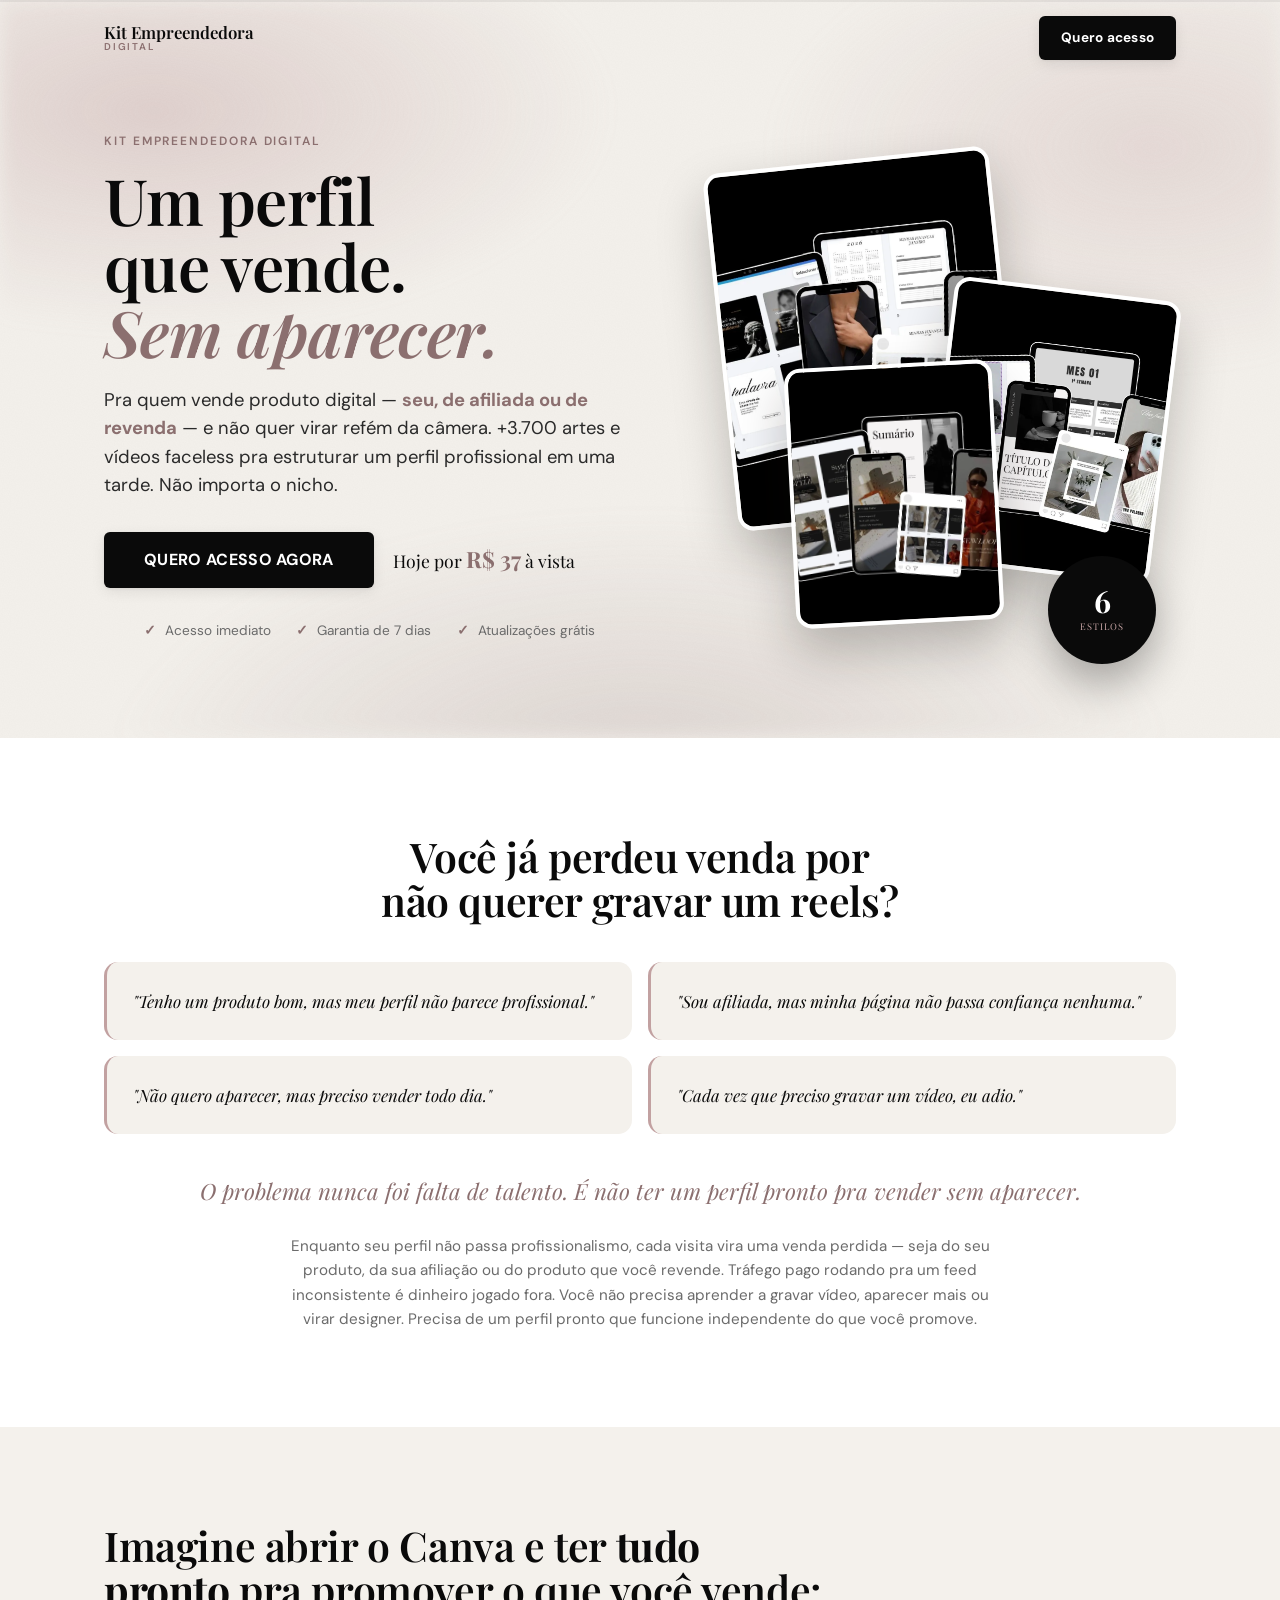
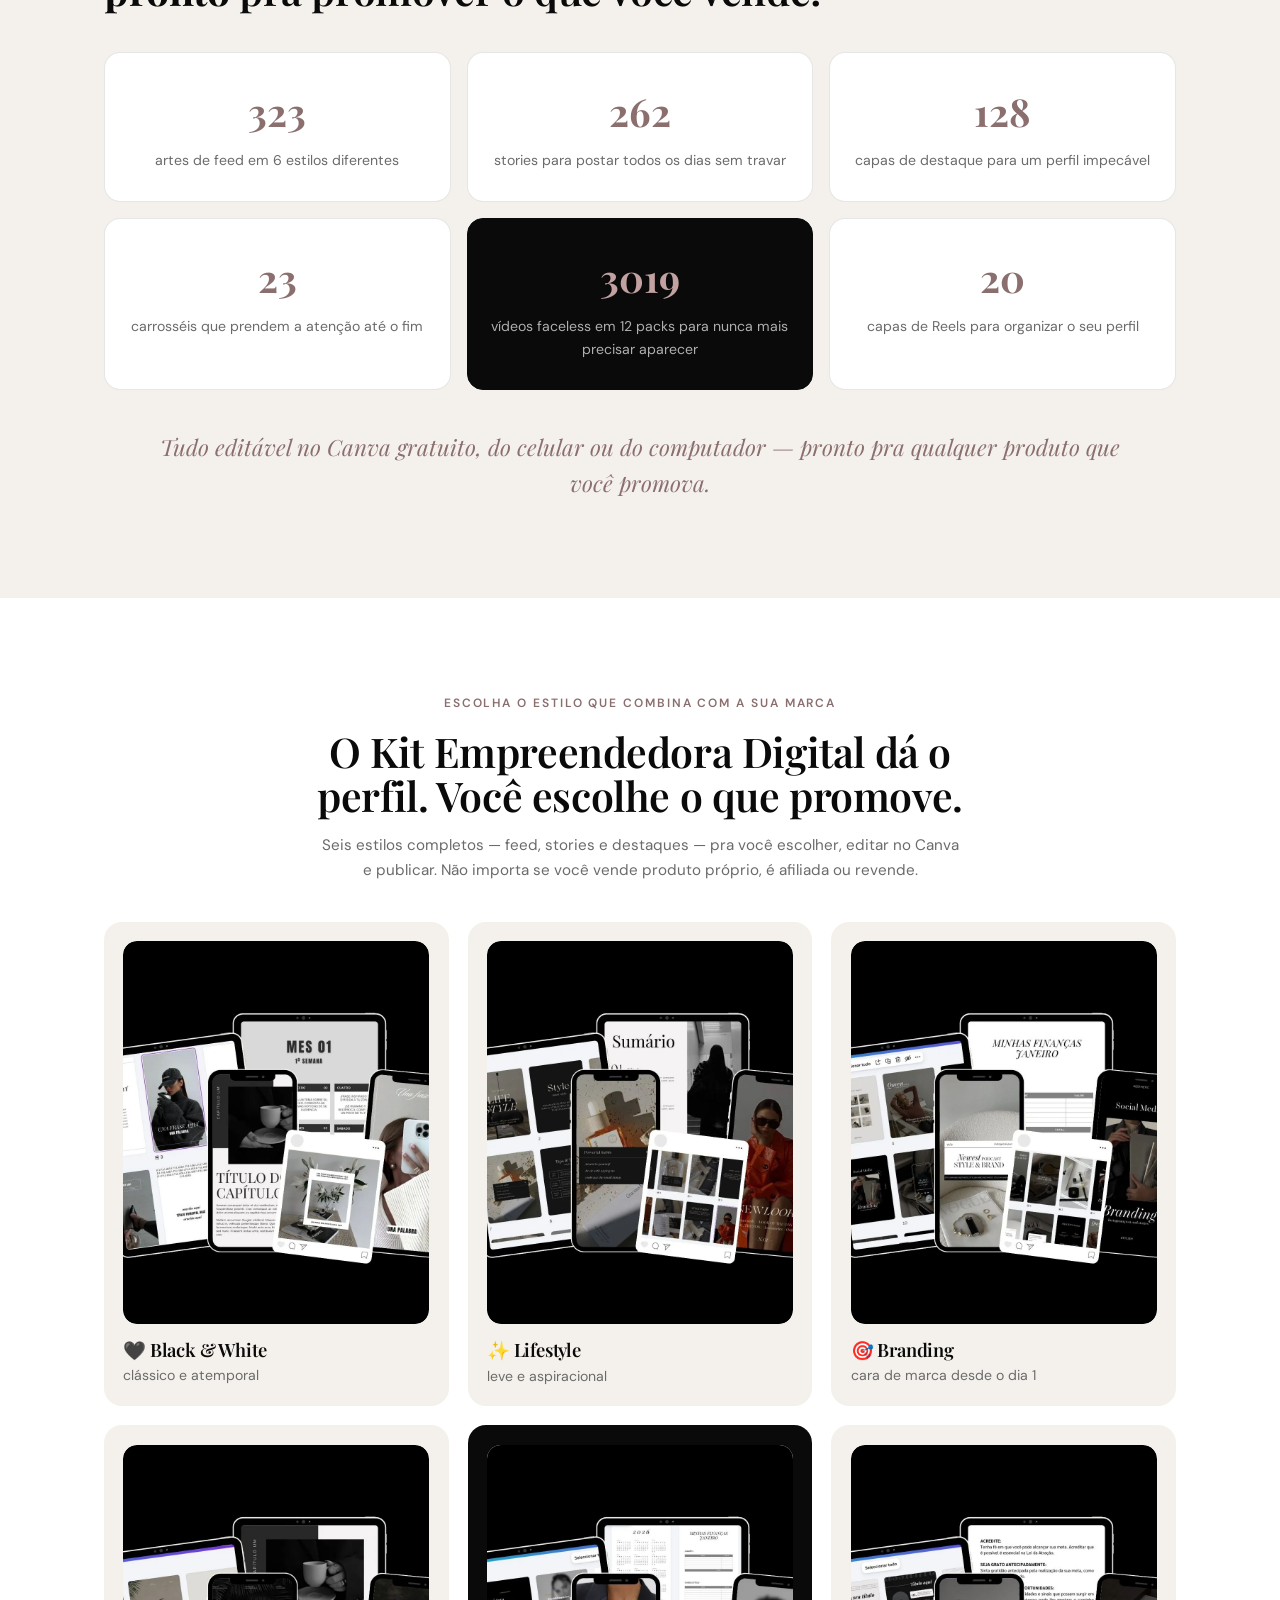
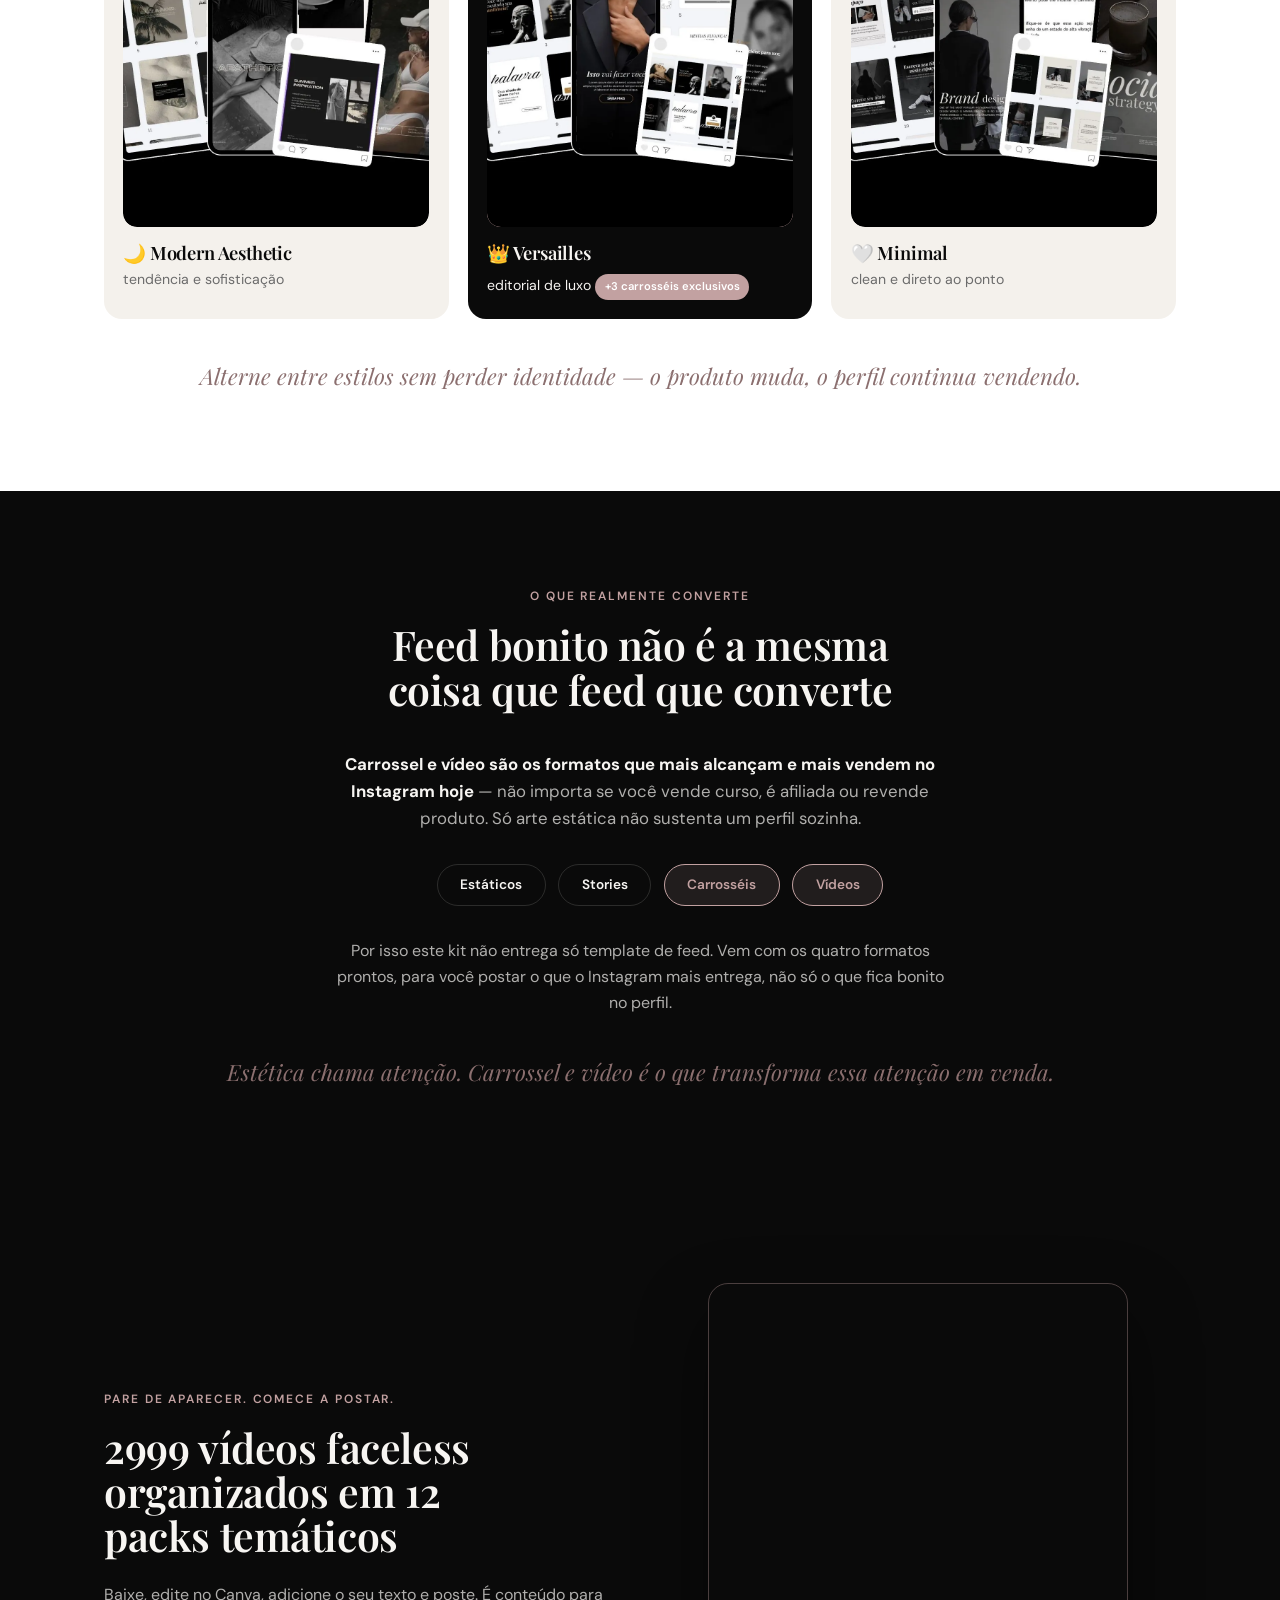
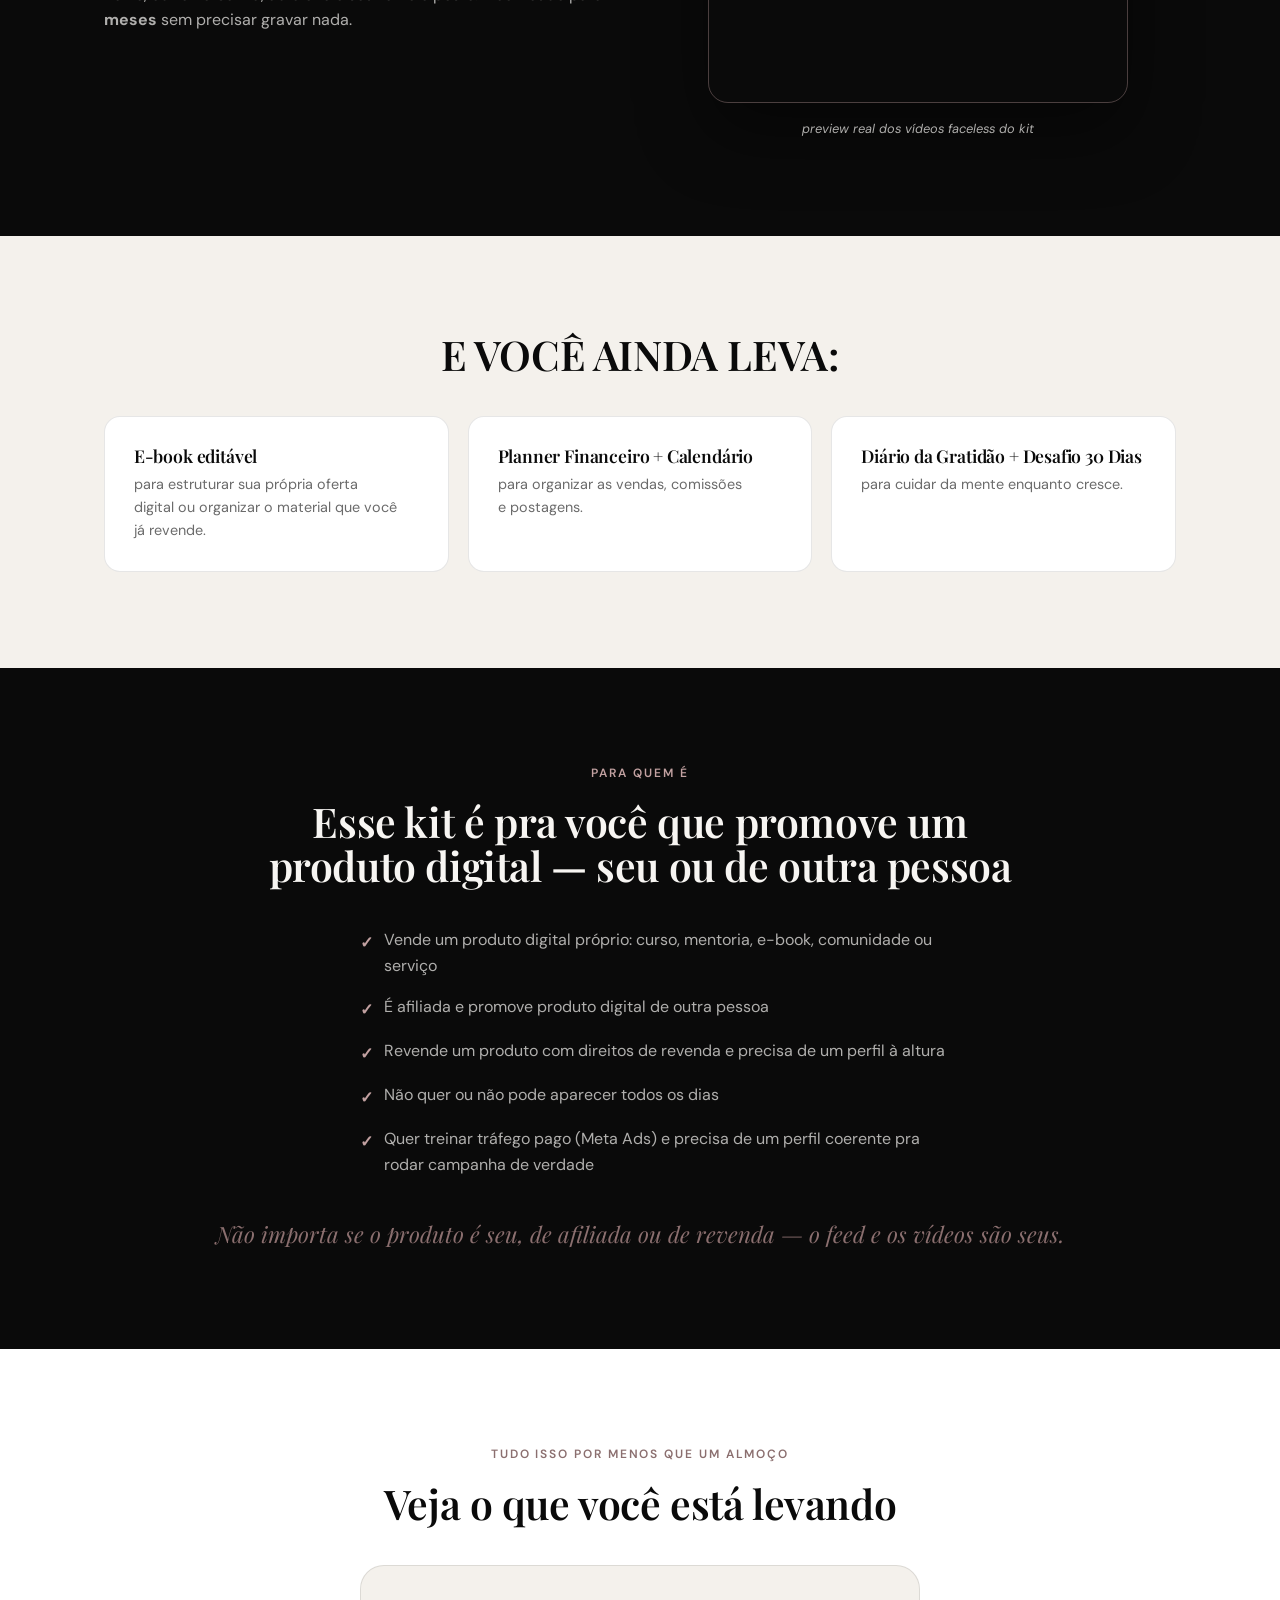
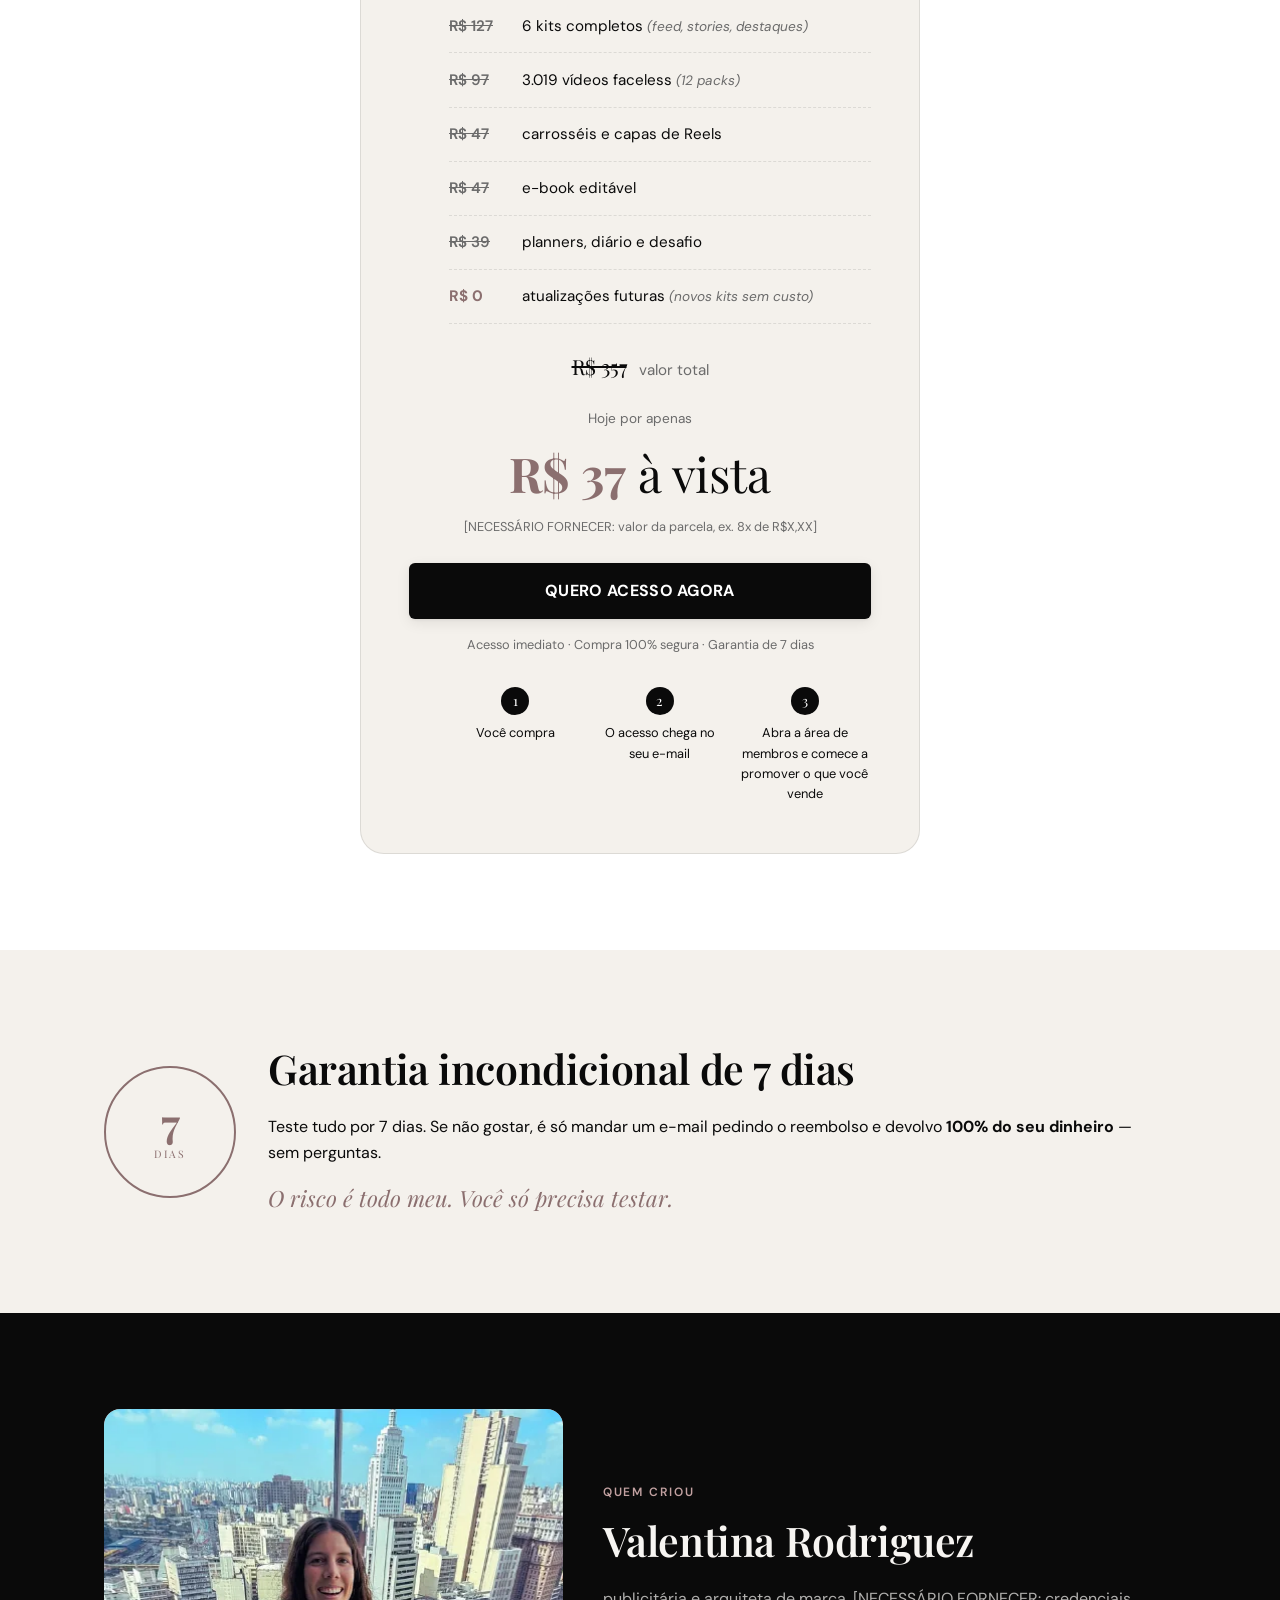
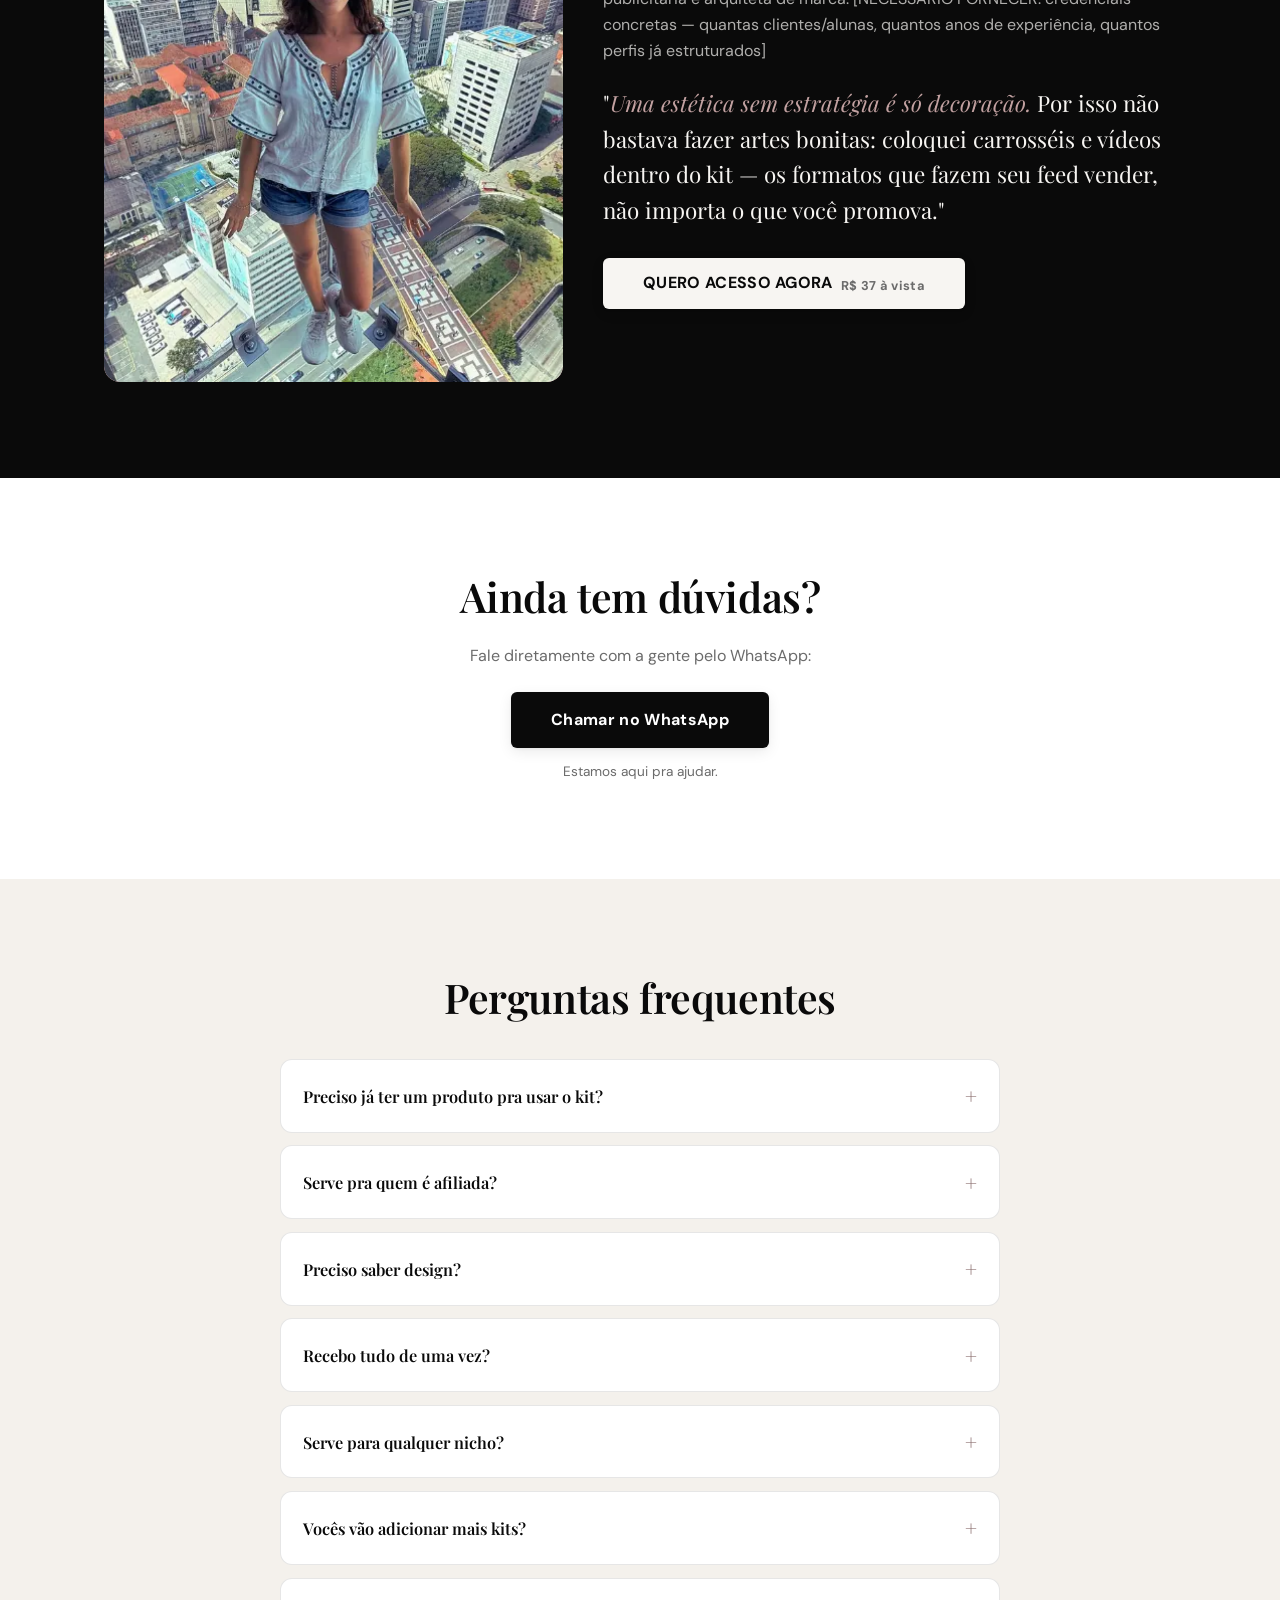
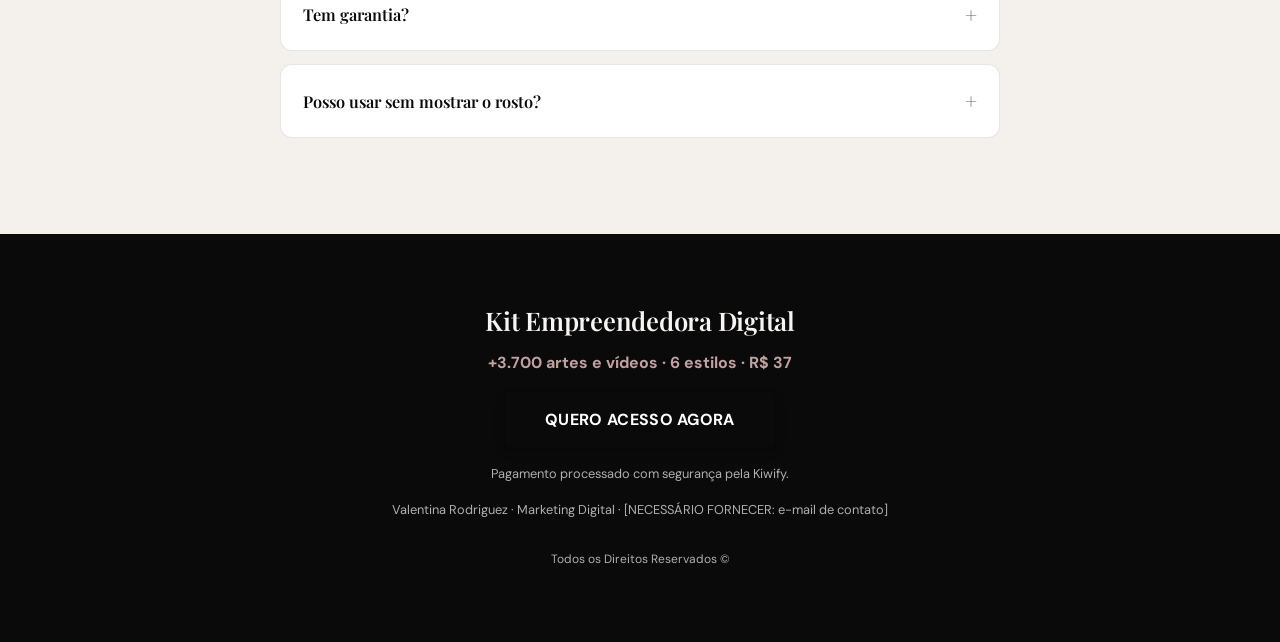
<file: index.html>
<!DOCTYPE html>
<html lang="pt-BR">
<head>
<meta charset="UTF-8">
<meta name="viewport" content="width=device-width, initial-scale=1.0">
<title>Kit Empreendedora Digital — Um perfil que vende, sem aparecer</title>
<meta name="description" content="Pra quem vende produto digital próprio, é afiliada ou revende: +3.700 artes e vídeos faceless pra estruturar um perfil profissional em uma tarde. Não importa o nicho.">

<link rel="preconnect" href="https://fonts.googleapis.com">
<link rel="preconnect" href="https://fonts.gstatic.com" crossorigin>
<link href="https://fonts.googleapis.com/css2?family=Playfair+Display:ital,wght@0,500;0,600;0,700;1,500;1,600&family=DM+Sans:wght@400;500;600;700&display=swap" rel="stylesheet">

<link rel="preload" as="image" href="assets/img/estilo-versailles.webp" fetchpriority="high">

<link rel="stylesheet" href="styles.css?v=20260720">
<meta name="p:domain_verify" content="9905be382e5d8054947334c16dc2a0c0"/>
</head>
<body>

<a class="skip-link" href="#main">Pular para o conteúdo</a>

<!-- Custom cursor (desktop only) -->
<div class="cursor" data-cursor-root aria-hidden="true">
  <span class="cursor-dot"></span>
  <span class="cursor-ring"></span>
</div>

<!-- Scroll progress -->
<div class="scroll-progress" aria-hidden="true"><span data-scroll-progress></span></div>

<!-- Nav -->
<header class="nav" data-nav>
  <div class="nav-inner container">
    <a href="#hero" class="nav-brand">Kit Empreendedora<span>Digital</span></a>
    <a href="#oferta" class="btn btn-primary btn-sm" data-cursor data-magnetic data-magnetic-strength="0.25">Quero acesso</a>
  </div>
</header>

<main id="main">

<!-- ============ 1. HERO ============ -->
<section class="hero hero-clean" id="hero">
  <div class="hero-texture" aria-hidden="true"></div>
  <div class="container hero-grid-clean">
    <div class="hero-clean-copy">
      <p class="kicker" data-reveal>KIT EMPREENDEDORA DIGITAL</p>
      <h1 class="hero-title-clean" data-reveal>Um perfil que vende.<br><em>Sem aparecer.</em></h1>
      <p class="hero-sub-clean" data-reveal>Pra quem vende produto digital — <strong>seu, de afiliada ou de revenda</strong> — e não quer virar refém da câmera. +3.700 artes e vídeos faceless pra estruturar um perfil profissional em uma tarde. Não importa o nicho.</p>

      <div class="hero-actions" data-reveal>
        <a href="#oferta" class="btn btn-primary btn-lg" data-cursor data-magnetic data-magnetic-strength="0.3">QUERO ACESSO AGORA</a>
        <p class="hero-price">Hoje por <strong>R$ 37</strong> à vista</p>
      </div>

      <ul class="hero-trust" data-reveal>
        <li><span class="ico" aria-hidden="true">✓</span> Acesso imediato</li>
        <li><span class="ico" aria-hidden="true">✓</span> Garantia de 7 dias</li>
        <li><span class="ico" aria-hidden="true">✓</span> Atualizações grátis</li>
      </ul>
    </div>

    <div class="hero-collage" data-reveal>
      <img class="hero-float hero-float-1" src="assets/img/estilo-versailles.webp" alt="Estilo Versailles" loading="eager" />
      <img class="hero-float hero-float-2" src="assets/img/estilo-black-white.webp" alt="Estilo Black & White" loading="eager" />
      <img class="hero-float hero-float-3" src="assets/img/estilo-lifestyle.webp" alt="Estilo Lifestyle" loading="eager" />
      <div class="hero-badge">
        <span data-count-to="6">0</span>
        <small>estilos</small>
      </div>
    </div>
  </div>
</section>

<!-- ============ 2. O PROBLEMA ============ -->
<section class="problema" id="problema">
  <div class="container">
    <h2 class="section-title" data-reveal>Você já perdeu venda por não querer gravar um reels?</h2>
    <div class="quotes-grid">
      <blockquote class="quote-card" data-reveal>"Tenho um produto bom, mas meu perfil não parece profissional."</blockquote>
      <blockquote class="quote-card" data-reveal>"Sou afiliada, mas minha página não passa confiança nenhuma."</blockquote>
      <blockquote class="quote-card" data-reveal>"Não quero aparecer, mas preciso vender todo dia."</blockquote>
      <blockquote class="quote-card" data-reveal>"Cada vez que preciso gravar um vídeo, eu adio."</blockquote>
    </div>
    <p class="anchor-line" data-reveal><em>O problema nunca foi falta de talento. É não ter um perfil pronto pra vender sem aparecer.</em></p>
    <p class="problema-body" data-reveal>Enquanto seu perfil não passa profissionalismo, cada visita vira uma venda perdida — seja do seu produto, da sua afiliação ou do produto que você revende. Tráfego pago rodando pra um feed inconsistente é dinheiro jogado fora. Você não precisa aprender a gravar vídeo, aparecer mais ou virar designer. Precisa de um perfil pronto que funcione independente do que você promove.</p>
  </div>
</section>

<!-- ============ 3. A SOLUÇÃO (números) ============ -->
<section class="solucao" id="solucao" data-theme="cream">
  <div class="container">
    <h2 class="section-title" data-reveal>Imagine abrir o Canva e ter <strong>tudo pronto</strong> pra promover o que você vende:</h2>
    <div class="stats-grid">
      <div class="stat-card" data-reveal>
        <span class="stat-num" data-count-to="323">0</span>
        <p>artes de feed em 6 estilos diferentes</p>
      </div>
      <div class="stat-card" data-reveal>
        <span class="stat-num" data-count-to="262">0</span>
        <p>stories para postar todos os dias sem travar</p>
      </div>
      <div class="stat-card" data-reveal>
        <span class="stat-num" data-count-to="128">0</span>
        <p>capas de destaque para um perfil impecável</p>
      </div>
      <div class="stat-card" data-reveal>
        <span class="stat-num" data-count-to="23">0</span>
        <p>carrosséis que prendem a atenção até o fim</p>
      </div>
      <div class="stat-card stat-card-big" data-reveal>
        <span class="stat-num" data-count-to="3019">0</span>
        <p>vídeos faceless em 12 packs para nunca mais precisar aparecer</p>
      </div>
      <div class="stat-card" data-reveal>
        <span class="stat-num" data-count-to="20">0</span>
        <p>capas de Reels para organizar o seu perfil</p>
      </div>
    </div>
    <p class="anchor-line" data-reveal><em>Tudo editável no Canva gratuito, do celular ou do computador — pronto pra qualquer produto que você promova.</em></p>
  </div>
</section>

<!-- ============ 4. OS 6 ESTILOS (bento) ============ -->
<section class="estilos" id="estilos">
  <div class="container">
    <p class="kicker center" data-reveal>ESCOLHA O ESTILO QUE COMBINA COM A SUA MARCA</p>
    <h2 class="section-title center" data-reveal>O Kit Empreendedora Digital dá o perfil. Você escolhe o que promove.</h2>
    <p class="estilos-lead center" data-reveal>Seis estilos completos — feed, stories e destaques — pra você escolher, editar no Canva e publicar. Não importa se você vende produto próprio, é afiliada ou revende.</p>

    <div class="estilos-grid">
      <article class="estilo-card" data-reveal data-tilt>
        <div class="estilo-visual"><img src="assets/img/estilo-black-white.webp" alt="Mockup do estilo Black & White" loading="lazy" decoding="async" /></div>
        <h3>🖤 Black &amp; White</h3>
        <p>clássico e atemporal</p>
      </article>
      <article class="estilo-card" data-reveal data-tilt>
        <div class="estilo-visual"><img src="assets/img/estilo-lifestyle.webp" alt="Mockup do estilo Lifestyle" loading="lazy" decoding="async" /></div>
        <h3>✨ Lifestyle</h3>
        <p>leve e aspiracional</p>
      </article>
      <article class="estilo-card" data-reveal data-tilt>
        <div class="estilo-visual"><img src="assets/img/estilo-branding.webp" alt="Mockup do estilo Branding" loading="lazy" decoding="async" /></div>
        <h3>🎯 Branding</h3>
        <p>cara de marca desde o dia 1</p>
      </article>
      <article class="estilo-card" data-reveal data-tilt>
        <div class="estilo-visual"><img src="assets/img/estilo-modern-aesthetic.webp" alt="Mockup do estilo Modern Aesthetic" loading="lazy" decoding="async" /></div>
        <h3>🌙 Modern Aesthetic</h3>
        <p>tendência e sofisticação</p>
      </article>
      <article class="estilo-card estilo-card-featured" data-reveal data-tilt>
        <div class="estilo-visual"><img src="assets/img/estilo-versailles.webp" alt="Mockup do estilo Versailles" loading="lazy" decoding="async" /></div>
        <h3>👑 Versailles</h3>
        <p>editorial de luxo <span class="tag">+3 carrosséis exclusivos</span></p>
      </article>
      <article class="estilo-card" data-reveal data-tilt>
        <div class="estilo-visual"><img src="assets/img/estilo-minimal.webp" alt="Mockup do estilo Minimal" loading="lazy" decoding="async" /></div>
        <h3>🤍 Minimal</h3>
        <p>clean e direto ao ponto</p>
      </article>
    </div>
    <p class="anchor-line" data-reveal><em>Alterne entre estilos sem perder identidade — o produto muda, o perfil continua vendendo.</em></p>
  </div>
</section>

<!-- ============ 4b. POR QUE ISSO CONVERTE ============ -->
<section class="porque-converte" id="porque-converte">
  <div class="container">
    <p class="kicker center" data-reveal>O QUE REALMENTE CONVERTE</p>
    <h2 class="section-title center" data-reveal>Feed bonito não é a mesma coisa que feed que converte</h2>
    <p class="porque-lead center" data-reveal><strong>Carrossel e vídeo são os formatos que mais alcançam e mais vendem no Instagram hoje</strong> — não importa se você vende curso, é afiliada ou revende produto. Só arte estática não sustenta um perfil sozinha.</p>

    <ul class="formats-row" data-reveal>
      <li>Estáticos</li>
      <li>Stories</li>
      <li>Carrosséis</li>
      <li>Vídeos</li>
    </ul>

    <p class="porque-body center" data-reveal>Por isso este kit não entrega só template de feed. Vem com os quatro formatos prontos, para você postar o que o Instagram mais entrega, não só o que fica bonito no perfil.</p>
    <p class="anchor-line" data-reveal><em>Estética chama atenção. Carrossel e vídeo é o que transforma essa atenção em venda.</em></p>
  </div>
</section>

<!-- ============ 5. VÍDEOS FACELESS ============ -->
<section class="faceless" id="faceless" data-theme="dark">
  <div class="container faceless-grid">
    <div class="faceless-copy">
      <p class="kicker kicker-on-dark" data-reveal>PARE DE APARECER. COMECE A POSTAR.</p>
      <h2 class="section-title on-dark" data-reveal><span data-count-to="3019">0</span> vídeos faceless organizados em 12 packs temáticos</h2>
      <p class="on-dark-sub" data-reveal>Baixe, edite no Canva, adicione o seu texto e poste. É conteúdo para <strong>meses</strong> sem precisar gravar nada.</p>
    </div>
    <div class="faceless-visual" data-reveal>
      <video class="faceless-video" src="assets/video/faceless-preview.mp4" muted loop autoplay playsinline preload="metadata"></video>
      <p class="placeholder-caption">preview real dos vídeos faceless do kit</p>
    </div>
  </div>
</section>

<!-- ============ 6. BÔNUS ============ -->
<section class="bonus" id="bonus" data-theme="cream">
  <div class="container">
    <h2 class="section-title center" data-reveal>E VOCÊ AINDA LEVA:</h2>
    <div class="bonus-grid">
      <article class="bonus-card" data-reveal>
        <h3>E-book editável</h3>
        <p>para estruturar sua própria oferta digital ou organizar o material que você já revende.</p>
      </article>
      <article class="bonus-card" data-reveal>
        <h3>Planner Financeiro + Calendário</h3>
        <p>para organizar as vendas, comissões e postagens.</p>
      </article>
      <article class="bonus-card" data-reveal>
        <h3>Diário da Gratidão + Desafio 30 Dias</h3>
        <p>para cuidar da mente enquanto cresce.</p>
      </article>
    </div>
  </div>
</section>

<!-- ============ 6b. PARA QUEM É ============ -->
<section class="paraquem" id="paraquem" data-theme="dark">
  <div class="container">
    <p class="kicker kicker-on-dark center" data-reveal>PARA QUEM É</p>
    <h2 class="section-title on-dark center" data-reveal>Esse kit é pra você que promove um produto digital — seu ou de outra pessoa</h2>
    <ul class="paraquem-list" data-reveal>
      <li><span class="ico" aria-hidden="true">✓</span> Vende um produto digital próprio: curso, mentoria, e-book, comunidade ou serviço</li>
      <li><span class="ico" aria-hidden="true">✓</span> É afiliada e promove produto digital de outra pessoa</li>
      <li><span class="ico" aria-hidden="true">✓</span> Revende um produto com direitos de revenda e precisa de um perfil à altura</li>
      <li><span class="ico" aria-hidden="true">✓</span> Não quer ou não pode aparecer todos os dias</li>
      <li><span class="ico" aria-hidden="true">✓</span> Quer treinar tráfego pago (Meta Ads) e precisa de um perfil coerente pra rodar campanha de verdade</li>
    </ul>
    <p class="anchor-line on-dark" data-reveal><em>Não importa se o produto é seu, de afiliada ou de revenda — o feed e os vídeos são seus.</em></p>
  </div>
</section>

<!-- ============ 7. OFERTA ============ -->
<section class="oferta" id="oferta">
  <div class="container">
    <p class="kicker center" data-reveal>TUDO ISSO POR MENOS QUE UM ALMOÇO</p>
    <h2 class="section-title center" data-reveal>Veja o que você está levando</h2>

    <div class="offer-card" data-reveal>
      <ul class="offer-list">
        <li><s>R$ 127</s><span>6 kits completos <em>(feed, stories, destaques)</em></span></li>
        <li><s>R$ 97</s><span>3.019 vídeos faceless <em>(12 packs)</em></span></li>
        <li><s>R$ 47</s><span>carrosséis e capas de Reels</span></li>
        <li><s>R$ 47</s><span>e-book editável</span></li>
        <li><s>R$ 39</s><span>planners, diário e desafio</span></li>
        <li class="offer-free"><strong>R$ 0</strong><span>atualizações futuras <em>(novos kits sem custo)</em></span></li>
      </ul>

      <div class="offer-total">
        <s>R$ 357</s> valor total
      </div>

      <div class="offer-price">
        <span class="offer-price-label">Hoje por apenas</span>
        <span class="offer-price-num"><strong>R$ 37</strong> à vista</span>
        <span class="offer-price-installment">[NECESSÁRIO FORNECER: valor da parcela, ex. 8x de R$X,XX]</span>
      </div>

      <a href="https://pay.kiwify.com.br/alx0djB" class="btn btn-primary btn-lg btn-block" data-cursor data-magnetic data-magnetic-strength="0.2">QUERO ACESSO AGORA</a>
      <p class="offer-trust">Acesso imediato · Compra 100% segura · Garantia de 7 dias</p>

      <ol class="offer-steps">
        <li><span>1</span>Você compra</li>
        <li><span>2</span>O acesso chega no seu e-mail</li>
        <li><span>3</span>Abra a área de membros e comece a promover o que você vende</li>
      </ol>
    </div>
  </div>
</section>

<!-- ============ 8. GARANTIA ============ -->
<section class="garantia" id="garantia" data-theme="cream">
  <div class="container garantia-inner" data-reveal>
    <div class="garantia-seal" aria-hidden="true">
      <span>7</span>
      <small>DIAS</small>
    </div>
    <div>
      <h2 class="section-title">Garantia incondicional de 7 dias</h2>
      <p>Teste tudo por 7 dias. Se não gostar, é só mandar um e-mail pedindo o reembolso e devolvo <strong>100% do seu dinheiro</strong> — sem perguntas.</p>
      <p class="anchor-line"><em>O risco é todo meu. Você só precisa testar.</em></p>
    </div>
  </div>
</section>

<!-- ============ 10. QUEM CRIOU ============ -->
<section class="autora" id="autora" data-theme="dark">
  <div class="container autora-grid">
    <div class="autora-visual" data-reveal><img src="assets/img/portrait-valentina.webp" alt="Valentina Rodriguez, publicitária e arquiteta de marca" loading="lazy" decoding="async" /></div>
    <div class="autora-copy" data-reveal>
      <p class="kicker kicker-on-dark">QUEM CRIOU</p>
      <h2 class="section-title on-dark">Valentina Rodriguez</h2>
      <p class="on-dark-sub">publicitária e arquiteta de marca. [NECESSÁRIO FORNECER: credenciais concretas — quantas clientes/alunas, quantos anos de experiência, quantos perfis já estruturados]</p>
      <p class="autora-quote">"<em>Uma estética sem estratégia é só decoração.</em> Por isso não bastava fazer artes bonitas: coloquei carrosséis e vídeos dentro do kit — os formatos que fazem seu feed vender, não importa o que você promova."</p>
      <a href="#oferta" class="btn btn-on-dark" data-cursor data-magnetic data-magnetic-strength="0.25">QUERO ACESSO AGORA <span class="offer-price-installment on-dark-sub">R$ 37 à vista</span></a>
    </div>
  </div>
</section>

<!-- ============ 10b. SUPORTE / WHATSAPP ============ -->
<section class="suporte" id="suporte">
  <div class="container suporte-inner" data-reveal>
    <h2 class="section-title">Ainda tem dúvidas?</h2>
    <p>Fale diretamente com a gente pelo WhatsApp:</p>
    <a href="[NECESSÁRIO FORNECER: link do WhatsApp]" class="btn btn-primary" data-cursor>Chamar no WhatsApp</a>
    <p class="suporte-sub">Estamos aqui pra ajudar.</p>
  </div>
</section>

<!-- ============ 11. FAQ ============ -->
<section class="faq" id="faq" data-theme="cream">
  <div class="container">
    <h2 class="section-title center" data-reveal>Perguntas frequentes</h2>
    <div class="faq-list" data-reveal>
      <details class="faq-item">
        <summary>Preciso já ter um produto pra usar o kit?</summary>
        <p>Não. O kit não é o produto que você vende — é o feed e os vídeos que deixam seu perfil profissional pra promover o que você já vende: produto próprio, afiliação ou revenda.</p>
      </details>
      <details class="faq-item">
        <summary>Serve pra quem é afiliada?</summary>
        <p>Sim. O kit foi pensado pra funcionar com qualquer produto digital que você promova, inclusive de afiliação.</p>
      </details>
      <details class="faq-item">
        <summary>Preciso saber design?</summary>
        <p>Não. É só abrir no Canva e editar. Funciona até pelo celular.</p>
      </details>
      <details class="faq-item">
        <summary>Recebo tudo de uma vez?</summary>
        <p>Sim. Acesso imediato a todos os 6 kits + vídeos + bônus na área de membros.</p>
      </details>
      <details class="faq-item">
        <summary>Serve para qualquer nicho?</summary>
        <p>Sim. São 6 estilos que se adaptam a qualquer marca e segmento.</p>
      </details>
      <details class="faq-item">
        <summary>Vocês vão adicionar mais kits?</summary>
        <p>Sim. Quem compra hoje recebe todas as atualizações futuras sem pagar nada a mais.</p>
      </details>
      <details class="faq-item">
        <summary>Tem garantia?</summary>
        <p>Sim. 7 dias, sem perguntas. Se não gostar, devolvo 100%.</p>
      </details>
      <details class="faq-item">
        <summary>Posso usar sem mostrar o rosto?</summary>
        <p>Esse é o ponto. O kit foi feito para contas faceless.</p>
      </details>
    </div>
  </div>
</section>

<!-- ============ 12. CTA FINAL + RODAPÉ ============ -->
<footer class="footer" id="footer">
  <div class="container footer-inner" data-reveal>
    <h2 class="footer-brand">Kit Empreendedora Digital</h2>
    <p class="footer-claim"><strong>+3.700 artes e vídeos · 6 estilos · R$ 37</strong></p>
    <a href="#oferta" class="btn btn-primary btn-lg" data-cursor data-magnetic data-magnetic-strength="0.3">QUERO ACESSO AGORA</a>
    <p class="footer-meta">Pagamento processado com segurança pela Kiwify.</p>
    <p class="footer-meta">Valentina Rodriguez · Marketing Digital · [NECESSÁRIO FORNECER: e-mail de contato]</p>
    <p class="footer-copy">Todos os Direitos Reservados ©</p>
  </div>
</footer>

</main>

<!-- Fixed mobile CTA bar -->
<div class="fixed-cta-bar" data-fixed-cta>
  <span>6 KITS POR APENAS R$37</span>
  <a href="#oferta" class="btn btn-primary btn-sm">Quero acesso</a>
</div>

<script defer src="lib/gsap.min.js"></script>
<script defer src="lib/ScrollTrigger.min.js"></script>
<script defer src="lib/manifest.js"></script>
<script defer src="main.js?v=20260720"></script>
</body>
</html>
</file>
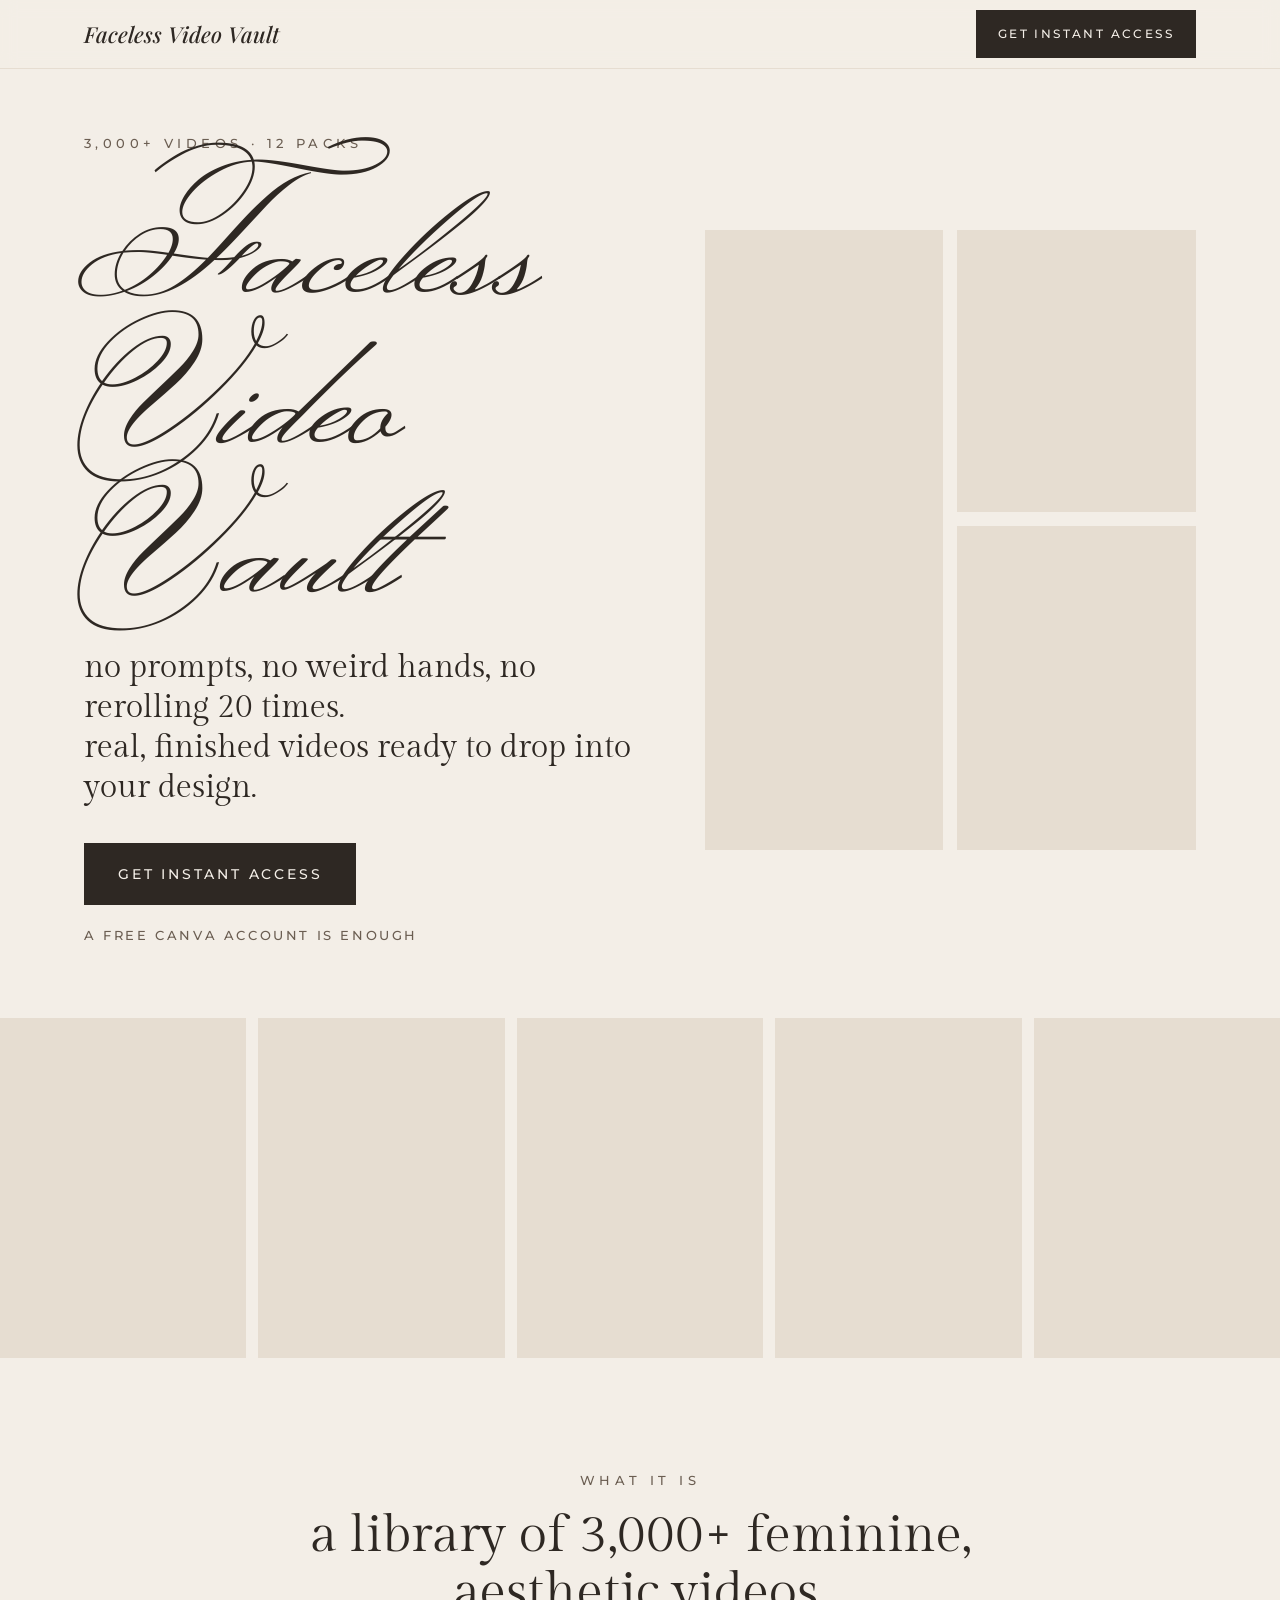
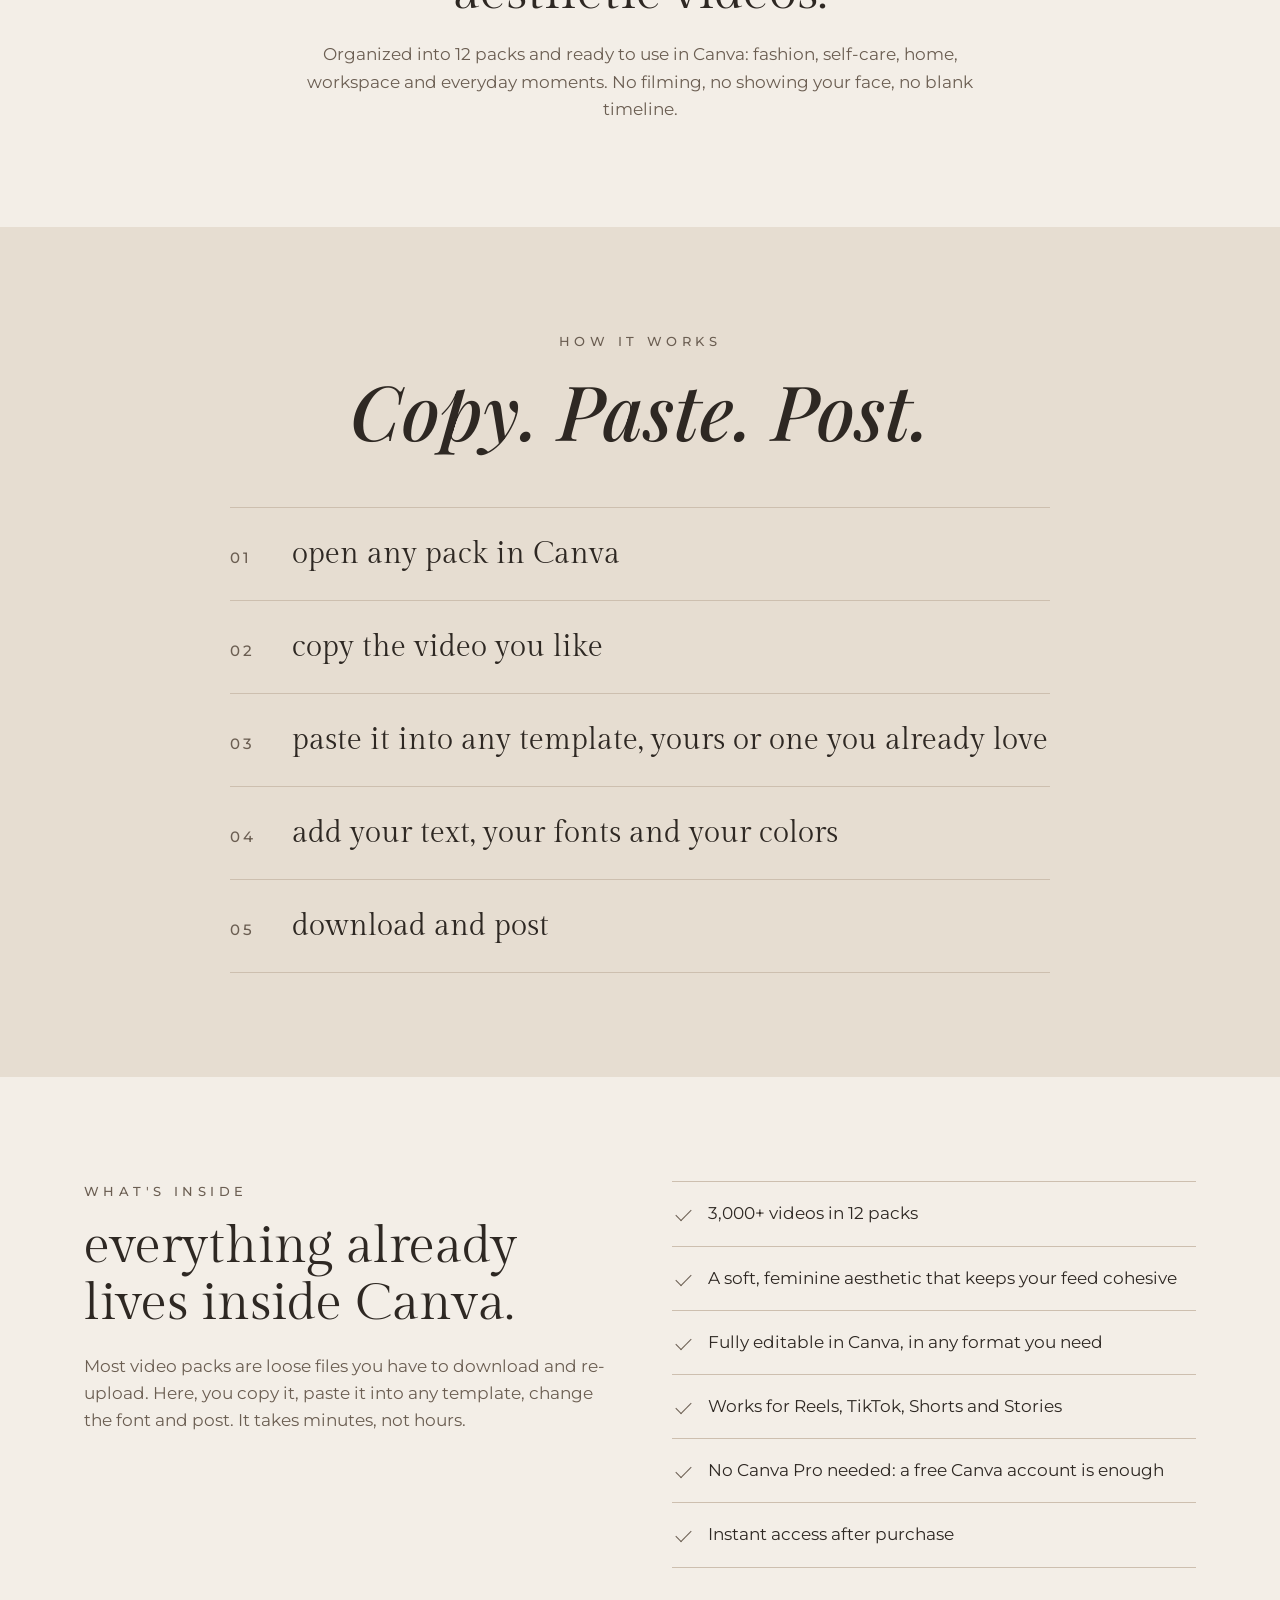
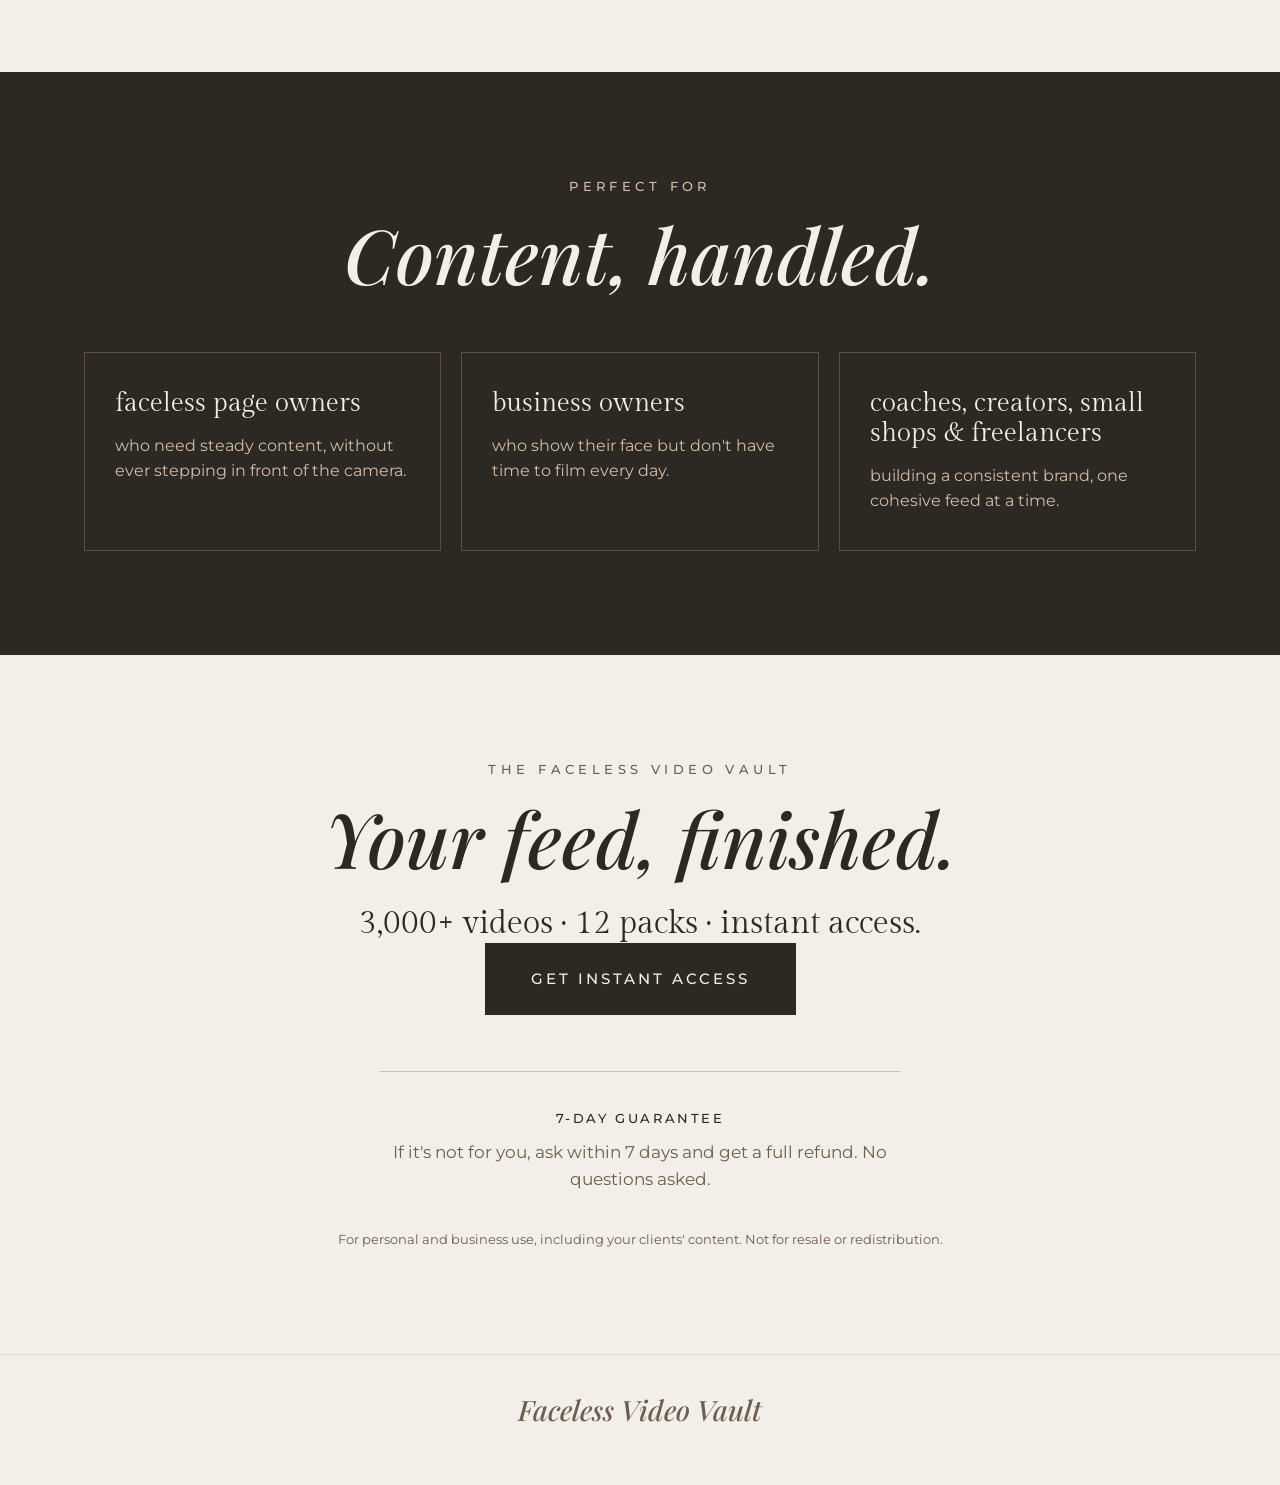
<file: faceless-video-vault/index.html>
<!DOCTYPE html>
<html lang="en">
<head>
<meta charset="UTF-8">
<meta name="viewport" content="width=device-width, initial-scale=1.0">
<title>The Faceless Video Vault — 3,000+ aesthetic videos for Canva</title>
<meta name="description" content="3,000+ feminine, aesthetic videos in 12 packs, ready to use in Canva. No filming, no showing your face, no blank timeline.">
<link rel="preconnect" href="https://fonts.googleapis.com">
<link rel="preconnect" href="https://fonts.gstatic.com" crossorigin>
<link href="https://fonts.googleapis.com/css2?family=Gilda+Display&family=Monsieur+La+Doulaise&family=Montserrat:wght@300;400;500&family=Playfair+Display:ital,wght@1,500&display=swap" rel="stylesheet">
<link rel="stylesheet" href="styles.css">
<meta name="p:domain_verify" content="9905be382e5d8054947334c16dc2a0c0"/>
</head>
<body>

<header class="nav">
  <div class="wrap nav-inner">
    <a href="#top" class="brand">Faceless Video Vault</a>
    <a href="#buy" class="btn btn-sm">Get instant access</a>
  </div>
</header>

<main id="top">

<!-- HERO -->
<section class="hero">
  <div class="wrap hero-grid">
    <div class="hero-copy">
      <p class="eyebrow">3,000+ videos · 12 packs</p>
      <h1 class="script hero-title">Faceless<br>Video Vault</h1>
      <p class="lead serif">no prompts, no weird hands, no rerolling 20 times.<br>real, finished videos ready to drop into your design.</p>
      <div class="hero-actions">
        <a href="#buy" class="btn">Get instant access</a>
        <span class="small-caps muted">A free Canva account is enough</span>
      </div>
    </div>
    <div class="hero-photos" aria-hidden="true">
      <video class="ph ph-a" src="assets/video/desk-candle.mp4" autoplay muted loop playsinline preload="auto"></video>
      <div class="ph-col">
        <video class="ph ph-b" src="assets/video/iced-coffee-book.mp4" autoplay muted loop playsinline preload="auto"></video>
        <video class="ph ph-c" src="assets/video/tea-breakfast.mp4" autoplay muted loop playsinline preload="auto"></video>
      </div>
    </div>
  </div>
</section>

<!-- STRIP -->
<section class="strip" aria-label="Preview">
  <div class="strip-row" aria-hidden="true">
    <video src="assets/video/tulips-latte.mp4" autoplay muted loop playsinline preload="metadata"></video>
    <video src="assets/video/glass-boucle.mp4" autoplay muted loop playsinline preload="metadata"></video>
    <video src="assets/video/iced-coffee-satin.mp4" autoplay muted loop playsinline preload="metadata"></video>
    <video src="assets/video/cereal-sofa.mp4" autoplay muted loop playsinline preload="metadata"></video>
    <video src="assets/video/candles-dessert.mp4" autoplay muted loop playsinline preload="metadata"></video>
  </div>
</section>

<!-- WHAT IT IS -->
<section class="section center">
  <div class="wrap narrow">
    <p class="eyebrow">What it is</p>
    <h2 class="serif h2">a library of 3,000+ feminine, aesthetic videos.</h2>
    <p class="body">Organized into 12 packs and ready to use in Canva: fashion, self-care, home, workspace and everyday moments. No filming, no showing your face, no blank timeline.</p>
  </div>
</section>

<!-- HOW IT WORKS -->
<section class="section linen">
  <div class="wrap">
    <div class="center">
      <p class="eyebrow">How it works</p>
      <h2 class="italic h2-script">Copy. Paste. Post.</h2>
    </div>
    <ol class="steps">
      <li><span class="num">01</span><span class="serif">open any pack in Canva</span></li>
      <li><span class="num">02</span><span class="serif">copy the video you like</span></li>
      <li><span class="num">03</span><span class="serif">paste it into any template, yours or one you already love</span></li>
      <li><span class="num">04</span><span class="serif">add your text, your fonts and your colors</span></li>
      <li><span class="num">05</span><span class="serif">download and post</span></li>
    </ol>
  </div>
</section>

<!-- WHAT'S INSIDE -->
<section class="section">
  <div class="wrap inside-grid">
    <div>
      <p class="eyebrow">What's inside</p>
      <h2 class="serif h2">everything already lives inside Canva.</h2>
      <p class="body">Most video packs are loose files you have to download and re-upload. Here, you copy it, paste it into any template, change the font and post. It takes minutes, not hours.</p>
    </div>
    <ul class="checks">
      <li>3,000+ videos in 12 packs</li>
      <li>A soft, feminine aesthetic that keeps your feed cohesive</li>
      <li>Fully editable in Canva, in any format you need</li>
      <li>Works for Reels, TikTok, Shorts and Stories</li>
      <li>No Canva Pro needed: a free Canva account is enough</li>
      <li>Instant access after purchase</li>
    </ul>
  </div>
</section>

<!-- PERFECT FOR -->
<section class="section dark">
  <div class="wrap">
    <div class="center">
      <p class="eyebrow light">Perfect for</p>
      <h2 class="italic h2-script">Content, handled.</h2>
    </div>
    <div class="cards">
      <div class="card">
        <h3 class="serif">faceless page owners</h3>
        <p>who need steady content, without ever stepping in front of the camera.</p>
      </div>
      <div class="card">
        <h3 class="serif">business owners</h3>
        <p>who show their face but don't have time to film every day.</p>
      </div>
      <div class="card">
        <h3 class="serif">coaches, creators, small shops &amp; freelancers</h3>
        <p>building a consistent brand, one cohesive feed at a time.</p>
      </div>
    </div>
  </div>
</section>

<!-- BUY -->
<section class="section center" id="buy">
  <div class="wrap narrow">
    <p class="eyebrow">The Faceless Video Vault</p>
    <h2 class="italic h2-script big">Your feed, finished.</h2>
    <p class="serif lead">3,000+ videos · 12 packs · instant access.</p>
    <a href="https://whop.com/quiet-frames-videos-faceless/faceless-video-vault-3-000-ready-made-videos-for-canva-25/" class="btn btn-lg" id="whop-link" target="_blank" rel="noopener">Get instant access</a>
    <div class="guarantee">
      <p class="small-caps">7-day guarantee</p>
      <p class="body">If it's not for you, ask within 7 days and get a full refund. No questions asked.</p>
    </div>
    <p class="fine">For personal and business use, including your clients' content. Not for resale or redistribution.</p>
  </div>
</section>

</main>

<footer class="footer">
  <div class="wrap">
    <span class="italic foot-script">Faceless Video Vault</span>
  </div>
</footer>

</body>
</html>
</file>
<file: styles.css>
/* =============================================================
   1. Tokens
   ============================================================= */
:root {
  --bg:          #FFFFFF;
  --cream:       #F4F1EC;
  --dark:        #0A0A0A;
  --dark-2:      #17130F;
  --ink:         #0A0A0A;
  --ink-soft:    #2A2A2A;
  --ink-mute:    #6B6B6B;
  --on-dark:     #F7F5F2;
  --on-dark-mute: rgba(247,245,242,0.7);
  --accent:      #C2A1A1;
  --accent-2:    #8B6F6F;
  --accent-soft: #EFE2E0;
  --line:        rgba(10,10,10,0.1);
  --line-on-dark: rgba(247,245,242,0.14);

  --serif: "Playfair Display", serif;
  --sans:  "DM Sans", sans-serif;

  --ease-out:  cubic-bezier(0.16, 1, 0.3, 1);
  --ease-soft: cubic-bezier(0.25, 0.46, 0.45, 0.94);
  --ease-bounce: cubic-bezier(0.34, 1.56, 0.64, 1);

  --section: 96px;
  --section-mobile: 56px;
}

/* =============================================================
   2. Reset & base
   ============================================================= */
*, *::before, *::after { box-sizing: border-box; margin: 0; }
html { -webkit-text-size-adjust: 100%; tab-size: 2; scroll-behavior: smooth; scroll-padding-top: 96px; }
body {
  font-family: var(--sans);
  font-size: 16px;
  line-height: 1.6;
  color: var(--ink);
  background: var(--bg);
  -webkit-font-smoothing: antialiased;
  text-rendering: optimizeLegibility;
  overflow-x: clip;
  overscroll-behavior-y: none;
}
img, svg, video { display: block; max-width: 100%; }
img { height: auto; }
button { font: inherit; color: inherit; cursor: pointer; border: 0; background: none; }
a { color: inherit; text-decoration: none; }
p { text-wrap: pretty; }
h1, h2, h3, h4 { text-wrap: balance; line-height: 1.08; letter-spacing: -0.01em; font-family: var(--serif); font-weight: 600; }
em { font-style: italic; color: var(--accent-2); }
::selection { background: var(--accent); color: var(--bg); }

:focus-visible { outline: 2px solid var(--accent); outline-offset: 3px; border-radius: 4px; }

.skip-link {
  position: fixed; top: -100px; left: 1rem;
  padding: .6rem 1rem; background: var(--ink); color: var(--bg);
  z-index: 9999; border-radius: 8px; font-weight: 500;
}
.skip-link:focus { top: 1rem; }

/* =============================================================
   3. Utilities
   ============================================================= */
.container { max-width: 1120px; margin-inline: auto; padding-inline: 24px; }
[data-theme="dark"] { background: var(--dark); color: var(--on-dark); }
[data-theme="dark"] h1, [data-theme="dark"] h2, [data-theme="dark"] h3 { color: var(--on-dark); }
[data-theme="cream"] { background: var(--cream); }

.kicker {
  font-family: var(--sans); font-weight: 600; font-size: .75rem;
  letter-spacing: .16em; text-transform: uppercase; color: var(--accent-2);
  margin-bottom: 1rem;
}
.kicker-on-dark { color: var(--accent); }
.kicker.center { text-align: center; }

.section-title { font-size: clamp(1.7rem, 3.2vw, 2.6rem); margin-bottom: 1.5rem; }
.section-title.center { text-align: center; max-width: 720px; margin-inline: auto; margin-bottom: 2.5rem; }
.section-title.on-dark { color: var(--on-dark); }

.anchor-line { font-family: var(--serif); font-size: clamp(1.1rem, 2vw, 1.4rem); text-align: center; margin-top: 2.5rem; color: var(--ink-soft); }
.on-dark-sub { color: var(--on-dark-mute); }

section { padding-block: var(--section-mobile); }
@media (min-width: 720px) { section { padding-block: var(--section); } }

/* =============================================================
   4. Buttons
   ============================================================= */
.btn {
  display: inline-flex; align-items: center; justify-content: center; gap: .5rem;
  font-family: var(--sans); font-weight: 700; letter-spacing: .02em;
  height: 56px; padding-inline: 40px; border-radius: 6px;
  background: var(--ink); color: var(--bg);
  box-shadow: 0 4px 14px rgba(0,0,0,.08), 0 1px 3px rgba(0,0,0,.06);
  transition: transform .45s var(--ease-soft), box-shadow .45s var(--ease-soft), background .3s;
  white-space: nowrap;
}
.btn:hover { transform: translateY(-4px); box-shadow: 0 22px 50px rgba(0,0,0,.18), 0 10px 22px rgba(194,161,161,.28); }
.btn:active { transform: translateY(-1px); transition-duration: .12s; }
.btn-primary { background: var(--ink); color: var(--bg); }
.btn-on-dark { background: var(--on-dark); color: var(--dark); flex-direction: column; height: auto; padding-block: 14px; line-height: 1.4; }
.btn-sm { height: 44px; padding-inline: 22px; font-size: .85rem; }
.btn-lg { font-size: 1rem; }
.btn-block { width: 100%; }
.magnetic-inner { display: inline-flex; align-items: center; justify-content: center; gap: inherit; will-change: transform; transition: transform .8s var(--ease-soft); }
.has-magnetic { display: inline-flex; position: relative; isolation: isolate; }

/* =============================================================
   5. Cursor / scroll progress
   ============================================================= */
.cursor { position: fixed; top: 0; left: 0; pointer-events: none; z-index: 9999; display: none; mix-blend-mode: difference; opacity: 0; transition: opacity .25s var(--ease-out); }
.cursor.is-ready { opacity: 1; }
@media (hover: hover) and (pointer: fine) { .cursor { display: block; } }
.cursor-dot, .cursor-ring { position: fixed; top: 0; left: 0; pointer-events: none; will-change: transform; }
.cursor-dot { width: 5px; height: 5px; margin: -2.5px; background: var(--on-dark); border-radius: 50%; }
.cursor-ring { width: 32px; height: 32px; margin: -16px; border: 1px solid var(--on-dark); border-radius: 50%; transition: width .35s var(--ease-out), height .35s var(--ease-out), margin .35s var(--ease-out); }
.cursor.is-interactive .cursor-ring { width: 48px; height: 48px; margin: -24px; }
.has-cursor, .has-cursor a, .has-cursor button { cursor: none; }

.scroll-progress { position: fixed; top: 0; left: 0; right: 0; height: 2px; z-index: 200; background: rgba(0,0,0,.06); pointer-events: none; }
.scroll-progress span { display: block; height: 100%; background: linear-gradient(90deg, var(--accent), var(--accent-2)); transform-origin: 0 0; transform: scaleX(0); transition: transform .08s linear; }

/* =============================================================
   6. Nav
   ============================================================= */
.nav { position: fixed; top: 0; inset-inline: 0; z-index: 100; transition: background-color .4s var(--ease-out), backdrop-filter .4s var(--ease-out), box-shadow .4s var(--ease-out); }
.nav.is-scrolled { background: rgba(255,255,255,.9); backdrop-filter: blur(12px); -webkit-backdrop-filter: blur(12px); box-shadow: 0 1px 0 rgba(0,0,0,.08); }
.nav-inner { display: flex; align-items: center; justify-content: space-between; height: 76px; }
.nav-brand { font-family: var(--serif); font-weight: 600; font-size: 1.05rem; display: flex; flex-direction: column; line-height: 1.1; color: var(--ink); }
.nav-brand span { font-family: var(--sans); font-size: .62rem; letter-spacing: .18em; text-transform: uppercase; color: var(--accent-2); font-weight: 600; }

/* =============================================================
   7. Hero
   ============================================================= */
.hero-clean {
  position: relative; overflow: clip;
  padding-top: calc(var(--section-mobile) + 76px); padding-bottom: var(--section-mobile);
}
@media (min-width: 720px) { .hero-clean { padding-bottom: var(--section); } }

.hero-texture {
  position: absolute; inset: 0; z-index: -2; background: var(--cream);
}
.hero-texture::before {
  content: ""; position: absolute; inset: 0;
  background:
    radial-gradient(ellipse 60% 50% at 12% 15%, rgba(194,161,161,.4) 0%, transparent 60%),
    radial-gradient(ellipse 55% 55% at 90% 20%, rgba(194,161,161,.28) 0%, transparent 55%),
    radial-gradient(ellipse 70% 60% at 50% 105%, rgba(139,111,111,.22) 0%, transparent 60%);
  filter: blur(10px);
}
.hero-texture::after {
  content: ""; position: absolute; inset: 0; opacity: .5; mix-blend-mode: multiply;
  background-image: url("data:image/svg+xml;utf8,<svg xmlns='http://www.w3.org/2000/svg' width='120' height='120'><filter id='n'><feTurbulence type='fractalNoise' baseFrequency='0.85' numOctaves='2' stitchTiles='stitch'/><feColorMatrix type='matrix' values='0 0 0 0 0  0 0 0 0 0  0 0 0 0 0  0 0 0 0.035 0'/></filter><rect width='100%25' height='100%25' filter='url(%23n)'/></svg>");
}

.hero-grid-clean { position: relative; display: grid; gap: 3rem; align-items: center; }
@media (min-width: 960px) { .hero-grid-clean { grid-template-columns: 1.1fr 1fr; gap: 2rem; } }

.hero-title-clean {
  font-size: clamp(2.4rem, 5.6vw, 4rem); line-height: 1.03; margin-top: .8rem;
}
.hero-title-clean em { color: var(--accent-2); font-style: italic; }
.hero-sub-clean { font-family: var(--sans); font-size: clamp(1rem, 1.6vw, 1.15rem); line-height: 1.55; margin-top: 1.3rem; max-width: 48ch; color: var(--ink-soft); }
.hero-sub-clean strong { color: var(--accent-2); font-weight: 700; }

.hero-actions { margin-top: 2rem; display: flex; align-items: center; gap: 1.2rem; flex-wrap: wrap; }
.hero-price { font-family: var(--serif); font-size: 1.1rem; }
.hero-price strong { font-size: 1.4rem; color: var(--accent-2); }
.hero-trust { margin-top: 2rem; display: flex; gap: 1.6rem; flex-wrap: wrap; list-style: none; font-size: .85rem; color: var(--ink-mute); }
.hero-trust .ico { color: var(--accent-2); font-weight: 700; margin-right: .3rem; }

/* Floating card collage */
.hero-collage { position: relative; width: 100%; aspect-ratio: 1 / 1; max-width: 520px; margin-inline: auto; }
@media (min-width: 960px) { .hero-collage { margin-inline: 0; } }
.hero-float {
  position: absolute; width: 46%; aspect-ratio: 4/5; object-fit: cover;
  border-radius: 16px; box-shadow: 0 24px 50px rgba(23,19,15,.25);
  border: 4px solid var(--bg);
  transition: transform .5s var(--ease-soft);
}
.hero-float-1 { width: 58%; top: 4%; left: 8%; transform: rotate(-6deg); z-index: 1; }
.hero-float-2 { top: 30%; right: 2%; transform: rotate(7deg); z-index: 2; }
.hero-float-3 { width: 42%; bottom: 2%; left: 22%; transform: rotate(-3deg); z-index: 3; }
.hero-collage:hover .hero-float-1 { transform: rotate(-8deg) translateY(-4px); }
.hero-collage:hover .hero-float-2 { transform: rotate(9deg) translateY(-4px); }
.hero-collage:hover .hero-float-3 { transform: rotate(-1deg) translateY(-6px); }

.hero-badge {
  position: absolute; bottom: -6%; right: 4%; z-index: 4;
  width: 92px; height: 92px; border-radius: 50%;
  background: var(--ink); color: var(--bg);
  display: flex; flex-direction: column; align-items: center; justify-content: center;
  box-shadow: 0 20px 40px rgba(0,0,0,.3);
  font-family: var(--serif);
}
@media (min-width: 720px) { .hero-badge { width: 108px; height: 108px; } }
.hero-badge span { font-size: 1.9rem; font-weight: 700; line-height: 1; }
.hero-badge small { font-size: .58rem; letter-spacing: .1em; text-transform: uppercase; margin-top: .2rem; color: var(--accent); }

/* Placeholder panels (stand-in for real photography) */
.placeholder-panel {
  background: linear-gradient(155deg, var(--accent-soft) 0%, var(--cream) 55%, var(--accent-soft) 100%);
  border: 1px dashed var(--accent);
  border-radius: 14px;
  display: flex; align-items: center; justify-content: center; text-align: center;
  min-height: 160px;
  position: relative; overflow: hidden;
}
.placeholder-label { font-family: var(--sans); font-size: .72rem; letter-spacing: .06em; color: var(--accent-2); font-weight: 600; padding: 1rem; text-transform: uppercase; }
.placeholder-label small { display: block; text-transform: none; font-weight: 400; letter-spacing: 0; margin-top: .3rem; color: var(--ink-mute); }
.placeholder-caption { text-align: center; font-size: .8rem; color: var(--ink-mute); margin-top: 1rem; font-style: italic; }
.placeholder-caption.center { margin-top: 1.5rem; }
.placeholder-panel.small { min-height: 0; aspect-ratio: 1; border-radius: 10px; }

/* =============================================================
   8. Problema
   ============================================================= */
.problema .section-title { text-align: center; max-width: 720px; margin-inline: auto; }
.quotes-grid { display: grid; gap: 1rem; margin-top: 2.5rem; }
@media (min-width: 640px) { .quotes-grid { grid-template-columns: repeat(2, 1fr); } }
.quote-card {
  font-family: var(--serif); font-style: italic; font-size: 1.05rem;
  padding: 1.6rem; border-radius: 14px; background: var(--cream);
  border-left: 3px solid var(--accent);
  transition: transform .4s var(--ease-soft), box-shadow .4s var(--ease-soft);
}
.quote-card:hover { transform: translateY(-4px); box-shadow: 0 16px 32px rgba(0,0,0,.08); }

/* =============================================================
   9. Solução — stats
   ============================================================= */
.stats-grid { display: grid; gap: 1rem; margin-top: 2.5rem; grid-template-columns: repeat(2, 1fr); }
@media (min-width: 720px) { .stats-grid { grid-template-columns: repeat(3, 1fr); } }
.stat-card {
  background: var(--bg); border: 1px solid var(--line); border-radius: 16px;
  padding: 1.8rem 1.4rem; text-align: center;
  transition: transform .4s var(--ease-soft), box-shadow .4s var(--ease-soft), border-color .4s;
}
.stat-card:hover { transform: translateY(-6px); box-shadow: 0 20px 40px rgba(0,0,0,.08); border-color: var(--accent); }
.stat-card-big { background: var(--ink); color: var(--on-dark); border-color: var(--ink); }
.stat-card-big .stat-num { color: var(--accent); }
.stat-num { font-family: var(--serif); font-weight: 700; font-size: clamp(1.8rem, 3vw, 2.4rem); display: block; color: var(--accent-2); }
.stat-card p { font-size: .88rem; margin-top: .4rem; color: var(--ink-mute); }
.stat-card-big p { color: var(--on-dark-mute); }

/* =============================================================
   10. Estilos — bento-ish grid
   ============================================================= */
.estilos-grid { display: grid; gap: 1.2rem; grid-template-columns: 1fr; }
@media (min-width: 640px) { .estilos-grid { grid-template-columns: repeat(2, 1fr); } }
@media (min-width: 960px) { .estilos-grid { grid-template-columns: repeat(3, 1fr); } }
.estilo-card {
  border-radius: 18px; padding: 1.2rem; background: var(--cream);
  transition: transform .5s var(--ease-soft), box-shadow .5s var(--ease-soft);
}
.estilo-card:hover { transform: translateY(-8px) rotate(-.4deg); box-shadow: 0 24px 48px rgba(194,161,161,.28); }
.estilo-visual { aspect-ratio: 4/5; margin-bottom: 1rem; border-radius: 14px; overflow: hidden; }
.estilo-visual img { width: 100%; height: 100%; object-fit: cover; border-radius: inherit; transition: transform .6s var(--ease-soft); }
.estilo-card:hover .estilo-visual img { transform: scale(1.05); }
.estilo-card h3 { font-size: 1.15rem; margin-bottom: .3rem; }
.estilo-card p { font-size: .88rem; color: var(--ink-mute); }
.estilo-card-featured { background: var(--ink); color: var(--on-dark); }
.estilo-card-featured h3, .estilo-card-featured p { color: var(--on-dark); }
.estilo-card-featured .estilo-visual { box-shadow: inset 0 0 0 1px var(--accent); }
.tag { display: inline-block; margin-top: .4rem; font-size: .7rem; padding: .25rem .6rem; border-radius: 100px; background: var(--accent); color: var(--bg); font-weight: 600; }

/* =============================================================
   10b. Por que isso converte
   ============================================================= */
.porque-converte { background: var(--ink); color: var(--on-dark); }
.porque-converte .kicker { color: var(--accent); }
.porque-converte .section-title { color: var(--on-dark); }
.porque-lead { max-width: 640px; margin-inline: auto; font-size: 1.05rem; color: var(--on-dark-mute); }
.porque-lead strong { color: var(--on-dark); }
.porque-body { max-width: 640px; margin-inline: auto; margin-top: 1.4rem; color: var(--on-dark-mute); }
.porque-converte .anchor-line { color: var(--on-dark); }
.center { text-align: center; }

.formats-row {
  display: flex; flex-wrap: wrap; justify-content: center; gap: .8rem;
  list-style: none; margin: 2rem 0;
}
.formats-row li {
  font-family: var(--sans); font-weight: 600; font-size: .85rem;
  padding: .6rem 1.4rem; border-radius: 100px;
  border: 1px solid var(--line-on-dark); color: var(--on-dark);
  transition: border-color .3s, background .3s;
}
.formats-row li:nth-child(3), .formats-row li:nth-child(4) {
  border-color: var(--accent); background: rgba(194,161,161,.12); color: var(--accent);
}

/* =============================================================
   11. Faceless
   ============================================================= */
.faceless-grid { display: grid; gap: 2.5rem; align-items: center; }
@media (min-width: 960px) { .faceless-grid { grid-template-columns: 1fr 1fr; } }
.faceless .placeholder-caption { color: var(--on-dark-mute); text-align: center; margin-top: 1rem; }
.faceless-video {
  width: 100%; max-width: 420px; aspect-ratio: 1/1; margin-inline: auto;
  border-radius: 20px; object-fit: cover;
  box-shadow: 0 30px 70px rgba(0,0,0,.45);
  border: 1px solid rgba(194,161,161,.35);
}

/* =============================================================
   12. Bônus
   ============================================================= */
.bonus-grid { display: grid; gap: 1.2rem; }
@media (min-width: 720px) { .bonus-grid { grid-template-columns: repeat(3, 1fr); } }
.bonus-card { background: var(--bg); border-radius: 16px; padding: 1.8rem; border: 1px solid var(--line); }
.bonus-card h3 { font-size: 1.1rem; margin-bottom: .5rem; }
.bonus-card p { font-size: .9rem; color: var(--ink-mute); }

/* =============================================================
   13. Oferta
   ============================================================= */
.offer-card { max-width: 560px; margin-inline: auto; background: var(--cream); border-radius: 24px; padding: clamp(1.6rem, 4vw, 3rem); border: 1px solid var(--line); }
.offer-list { list-style: none; display: flex; flex-direction: column; gap: .9rem; margin-bottom: 1.6rem; }
.offer-list li { display: flex; align-items: baseline; gap: .7rem; font-size: .95rem; padding-bottom: .9rem; border-bottom: 1px dashed var(--line); }
.offer-list li s { color: var(--ink-mute); font-weight: 600; min-width: 62px; }
.offer-list li em { color: var(--ink-mute); font-size: .85rem; }
.offer-free strong { color: var(--accent-2); min-width: 62px; }
.offer-total { text-align: center; font-size: .95rem; color: var(--ink-mute); margin-bottom: 1.6rem; }
.offer-total s { font-family: var(--serif); font-size: 1.3rem; color: var(--ink); margin-right: .5rem; }
.offer-price { text-align: center; margin-bottom: 1.6rem; }
.offer-price-label { display: block; font-size: .85rem; color: var(--ink-mute); margin-bottom: .3rem; }
.offer-price-num { display: block; font-family: var(--serif); font-size: clamp(2.2rem, 5vw, 3rem); }
.offer-price-num strong { color: var(--accent-2); }
.offer-price-installment { display: block; font-size: .8rem; color: var(--ink-mute); margin-top: .3rem; }
.offer-trust { text-align: center; font-size: .8rem; color: var(--ink-mute); margin-top: 1rem; }
.offer-steps { list-style: none; display: grid; gap: .8rem; margin-top: 2rem; grid-template-columns: repeat(3, 1fr); text-align: center; font-size: .8rem; }
.offer-steps li { display: flex; flex-direction: column; align-items: center; gap: .5rem; }
.offer-steps span { width: 28px; height: 28px; border-radius: 50%; background: var(--ink); color: var(--bg); display: flex; align-items: center; justify-content: center; font-family: var(--serif); font-size: .85rem; }

/* =============================================================
   14. Garantia
   ============================================================= */
.garantia-inner { display: grid; gap: 2rem; align-items: center; text-align: center; }
@media (min-width: 720px) { .garantia-inner { grid-template-columns: auto 1fr; text-align: left; } }
.garantia-seal {
  width: 132px; height: 132px; border-radius: 50%; border: 2px solid var(--accent-2);
  display: flex; flex-direction: column; align-items: center; justify-content: center;
  margin-inline: auto; font-family: var(--serif); color: var(--accent-2);
}
.garantia-seal span { font-size: 2.6rem; font-weight: 700; line-height: 1; }
.garantia-seal small { font-size: .65rem; letter-spacing: .16em; margin-top: .2rem; }
.garantia .anchor-line { text-align: inherit; margin-top: 1rem; }

/* =============================================================
   16. Autora
   ============================================================= */
.autora-grid { display: grid; gap: 2.5rem; align-items: center; }
@media (min-width: 960px) { .autora-grid { grid-template-columns: .8fr 1fr; } }
.autora-visual { aspect-ratio: 4/5; border-radius: 16px; overflow: hidden; box-shadow: inset 0 0 0 1px var(--accent); }
.autora-visual img { width: 100%; height: 100%; object-fit: cover; border-radius: inherit; }
.autora-quote { font-family: var(--serif); font-size: clamp(1.1rem, 2vw, 1.4rem); margin: 1.4rem 0 1.8rem; color: var(--on-dark); }
.autora-quote em { color: var(--accent); }

/* =============================================================
   17. FAQ
   ============================================================= */
.faq-list { max-width: 720px; margin-inline: auto; display: flex; flex-direction: column; gap: .8rem; }
.faq-item { background: var(--bg); border-radius: 12px; padding: 1.2rem 1.4rem; border: 1px solid var(--line); }
.faq-item summary {
  cursor: pointer; font-weight: 600; list-style: none; display: flex; align-items: center; justify-content: space-between;
  font-family: var(--serif); font-size: 1.02rem;
}
.faq-item summary::-webkit-details-marker { display: none; }
.faq-item summary::after { content: "+"; font-size: 1.3rem; color: var(--accent-2); transition: transform .3s var(--ease-out); }
.faq-item[open] summary::after { transform: rotate(45deg); }
.faq-item p { margin-top: .8rem; color: var(--ink-mute); font-size: .92rem; }

/* =============================================================
   18. Footer
   ============================================================= */
.footer { background: var(--ink); color: var(--on-dark); text-align: center; padding-block: calc(var(--section-mobile) * 1.3); }
.footer-inner { display: flex; flex-direction: column; align-items: center; gap: 1rem; }
.footer-brand { color: var(--on-dark); font-size: 1.6rem; }
.footer-claim { color: var(--accent); }
.footer-meta { font-size: .8rem; color: var(--on-dark-mute); }
.footer-copy { font-size: .75rem; color: var(--on-dark-mute); margin-top: .8rem; }

/* =============================================================
   18b. Problema (amplificação) / Estilos lead / Para quem é / Suporte
   ============================================================= */
.problema-body { max-width: 720px; margin: 1.5rem auto 0; text-align: center; color: var(--ink-mute); font-size: .95rem; }
.estilos-lead { max-width: 640px; margin: -1.5rem auto 2.5rem; color: var(--ink-mute); font-size: .95rem; }
.anchor-line.on-dark { color: var(--on-dark); }

.paraquem { background: var(--dark); }
.paraquem .section-title { max-width: 760px; margin-inline: auto; }
.paraquem-list {
  list-style: none; max-width: 640px; margin: 2rem auto 0;
  display: flex; flex-direction: column; gap: 1rem;
  font-size: 1rem; color: var(--on-dark-mute);
}
.paraquem-list li { display: flex; align-items: flex-start; gap: .7rem; }
.paraquem-list .ico { color: var(--accent); font-weight: 700; flex-shrink: 0; margin-top: .15rem; }

.suporte-inner { text-align: center; max-width: 480px; margin-inline: auto; }
.suporte-inner p { margin-top: .8rem; color: var(--ink-mute); }
.suporte-inner .btn { margin-top: 1.5rem; }
.suporte-sub { font-size: .85rem; }

/* =============================================================
   19. Fixed mobile CTA bar
   ============================================================= */
.fixed-cta-bar {
  position: fixed; bottom: 0; inset-inline: 0; z-index: 150;
  display: flex; align-items: center; justify-content: space-between; gap: 1rem;
  padding: .8rem 1.2rem; background: rgba(255,255,255,.94); backdrop-filter: blur(10px);
  border-top: 1px solid var(--line);
  transform: translateY(110%); transition: transform .4s var(--ease-soft);
}
.fixed-cta-bar.is-visible { transform: translateY(0); }
.fixed-cta-bar span { font-family: var(--serif); font-weight: 600; font-size: .85rem; }
@media (min-width: 960px) { .fixed-cta-bar { display: none; } }

/* =============================================================
   20. Reveal on scroll
   ============================================================= */
[data-reveal] { opacity: 0; transform: translateY(32px); transition: opacity .8s var(--ease-soft), transform .8s var(--ease-soft); }
[data-reveal].is-revealed { opacity: 1; transform: none; }

/* =============================================================
   21. Reduced motion — only intrusive effects
   ============================================================= */
@media (prefers-reduced-motion: reduce) {
  html { scroll-behavior: auto; }
}
</file>
<file: faceless-video-vault/styles.css>
:root{
  --cream:#F3EEE7;--linen:#E6DDD1;--greige:#CDBFAF;--rose:#D9B8AE;
  --cocoa:#6B5E52;--espresso:#2E2823;
}
*{box-sizing:border-box}
html{scroll-behavior:smooth}
body{margin:0;background:var(--cream);color:var(--espresso);font-family:'Montserrat',system-ui,sans-serif;font-weight:400;line-height:1.6;-webkit-font-smoothing:antialiased}
img{display:block;max-width:100%}
a{color:inherit}
.wrap{width:100%;max-width:1160px;margin:0 auto;padding:0 24px}
.narrow{max-width:760px}
.center{text-align:center}
.script{font-family:'Monsieur La Doulaise',cursive;font-weight:400;line-height:.9}
.serif{font-family:'Gilda Display',serif;font-weight:400}
.italic{font-family:'Playfair Display',serif;font-style:italic;font-weight:500;line-height:1.1}
.eyebrow{font-size:13px;letter-spacing:.34em;text-transform:uppercase;color:var(--cocoa);font-weight:500;margin:0 0 16px}
.eyebrow.light{color:var(--greige)}
.small-caps{font-size:13px;letter-spacing:.2em;text-transform:uppercase;font-weight:500;margin:0}
.muted{color:var(--cocoa)}
.body{font-size:17px;color:var(--cocoa);margin:0}
.lead{font-size:clamp(22px,3vw,32px);line-height:1.25;margin:0}
.h2{font-size:clamp(30px,4.4vw,52px);line-height:1.1;margin:0 0 20px}
.h2-script{font-size:clamp(40px,6.2vw,76px);margin:0}
.h2-script.big{margin:8px 0 24px}

/* nav */
.nav{position:sticky;top:0;z-index:10;background:rgba(243,238,231,.92);backdrop-filter:blur(8px);border-bottom:1px solid var(--linen)}
.nav-inner{display:flex;align-items:center;justify-content:space-between;height:68px}
.brand{font-family:'Playfair Display',serif;font-style:italic;font-weight:500;font-size:22px;text-decoration:none;line-height:1}

/* buttons */
.btn{display:inline-block;background:var(--espresso);color:var(--cream);font-size:14px;letter-spacing:.2em;text-transform:uppercase;font-weight:500;padding:20px 34px;text-decoration:none;transition:background .2s,transform .2s}
.btn:hover{background:var(--cocoa);transform:translateY(-2px)}
.btn:focus-visible{outline:2px solid var(--espresso);outline-offset:3px}
.btn-sm{padding:14px 22px;font-size:12px}
.btn-lg{padding:24px 46px;font-size:15px}

/* hero */
.hero{padding:64px 0 72px}
.hero-grid{display:grid;grid-template-columns:1.15fr 1fr;gap:56px;align-items:center}
.hero-title{font-size:clamp(96px,13vw,190px);margin:0 0 28px -6px}
.hero-copy .lead{margin-bottom:36px}
.hero-actions{display:flex;flex-wrap:wrap;align-items:center;gap:20px 28px}
.hero-photos{display:flex;gap:14px;height:620px}
.ph{display:block;width:100%;object-fit:cover;background:var(--linen)}
.ph-a{flex:1;height:100%;min-width:0}
.ph-col{flex:1;display:flex;flex-direction:column;gap:14px;min-width:0}
.ph-b{flex:1;min-height:0}
.ph-c{flex:1.15;min-height:0}
.hero-photos > .ph-a{width:50%}

/* strip */
.strip{overflow:hidden;padding:0 0 8px}
.strip-row{display:grid;grid-template-columns:repeat(5,1fr);gap:12px}
.strip-row video{display:block;width:100%;height:340px;object-fit:cover;background:var(--linen)}

/* sections */
.section{padding:104px 0}
.linen{background:var(--linen)}
.dark{background:var(--espresso);color:var(--cream)}
.steps{list-style:none;margin:56px auto 0;padding:0;max-width:820px;border-top:1px solid var(--greige)}
.steps li{display:flex;align-items:baseline;gap:28px;padding:22px 0;border-bottom:1px solid var(--greige);font-size:clamp(20px,2.6vw,30px)}
.num{font-family:'Montserrat',sans-serif;font-size:15px;letter-spacing:.2em;color:var(--cocoa);font-weight:500;flex:none;width:34px}
.inside-grid{display:grid;grid-template-columns:1fr 1fr;gap:64px;align-items:start}
.checks{list-style:none;margin:0;padding:0;border-top:1px solid var(--greige)}
.checks li{padding:18px 0 18px 36px;border-bottom:1px solid var(--greige);position:relative;font-size:17px}
.checks li::before{content:"";position:absolute;left:4px;top:27px;width:14px;height:7px;border-left:1.5px solid var(--cocoa);border-bottom:1.5px solid var(--cocoa);transform:rotate(-45deg)}
.cards{display:grid;grid-template-columns:repeat(3,1fr);gap:20px;margin-top:56px}
.card{border:1px solid #5a4f46;padding:36px 30px}
.card h3{font-size:26px;line-height:1.15;margin:0 0 14px}
.card p{margin:0;color:var(--greige);font-size:16px}
.guarantee{margin:56px auto 0;padding-top:36px;border-top:1px solid var(--greige);max-width:520px}
.guarantee .small-caps{margin-bottom:10px}
.fine{font-size:13px;color:var(--cocoa);margin:36px 0 0}
.footer{padding:40px 0 56px;text-align:center;border-top:1px solid var(--linen)}
.foot-script{font-size:28px;color:var(--cocoa)}

/* responsive */
@media (max-width:900px){
  .hero-grid,.inside-grid{grid-template-columns:1fr;gap:40px}
  .hero-photos{height:460px}
  .cards{grid-template-columns:1fr}
  .strip-row{grid-template-columns:repeat(3,1fr)}
  .strip-row video:nth-child(n+4){display:none}
  .strip-row video{height:260px}
  .section{padding:72px 0}
}
@media (max-width:520px){
  .brand{font-size:16px;white-space:nowrap}
  .btn-sm{white-space:nowrap;padding:12px 16px;font-size:11px;letter-spacing:.14em}
  .hero{padding-top:40px}
  .btn-lg{width:100%;text-align:center;padding:22px 20px}
  .hero-actions .btn{width:100%;text-align:center}
  .hero-photos{height:380px}
}
@media (prefers-reduced-motion:reduce){
  html{scroll-behavior:auto}
  .btn{transition:none}
}
</file>
